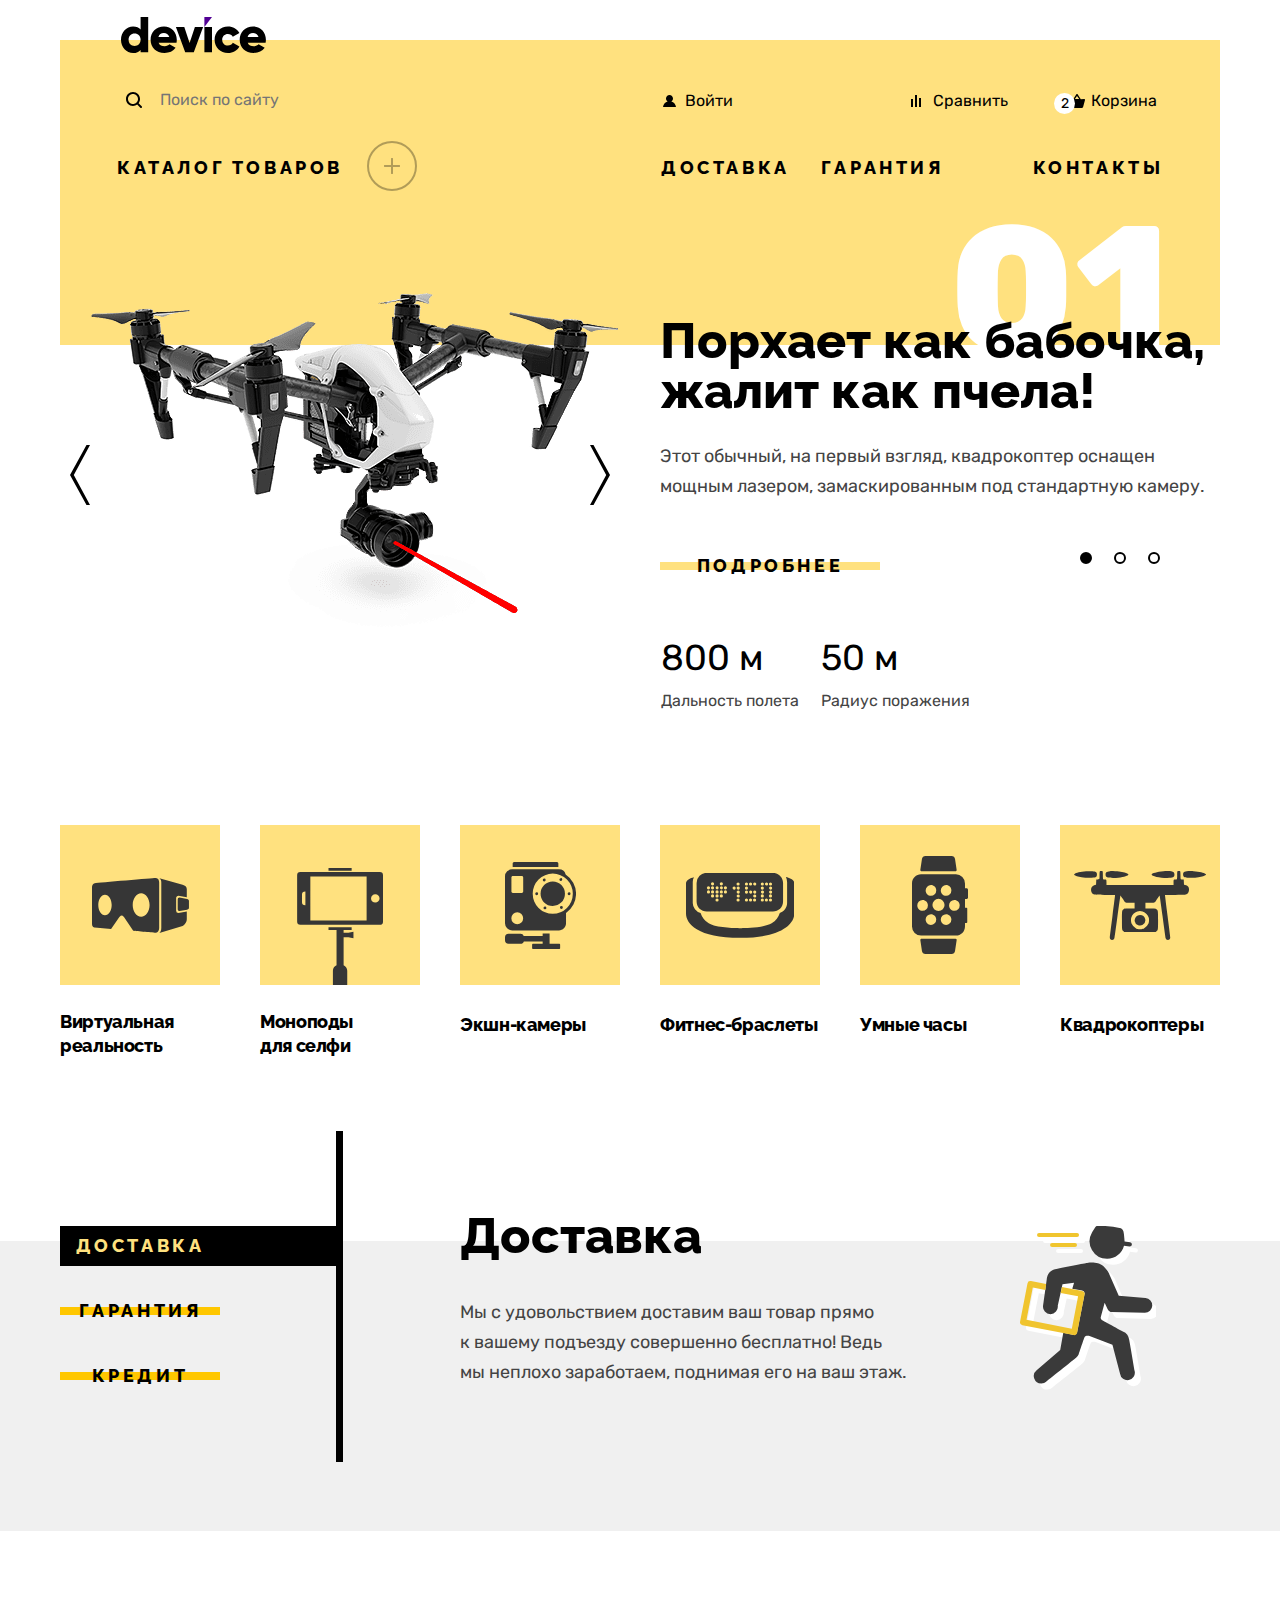
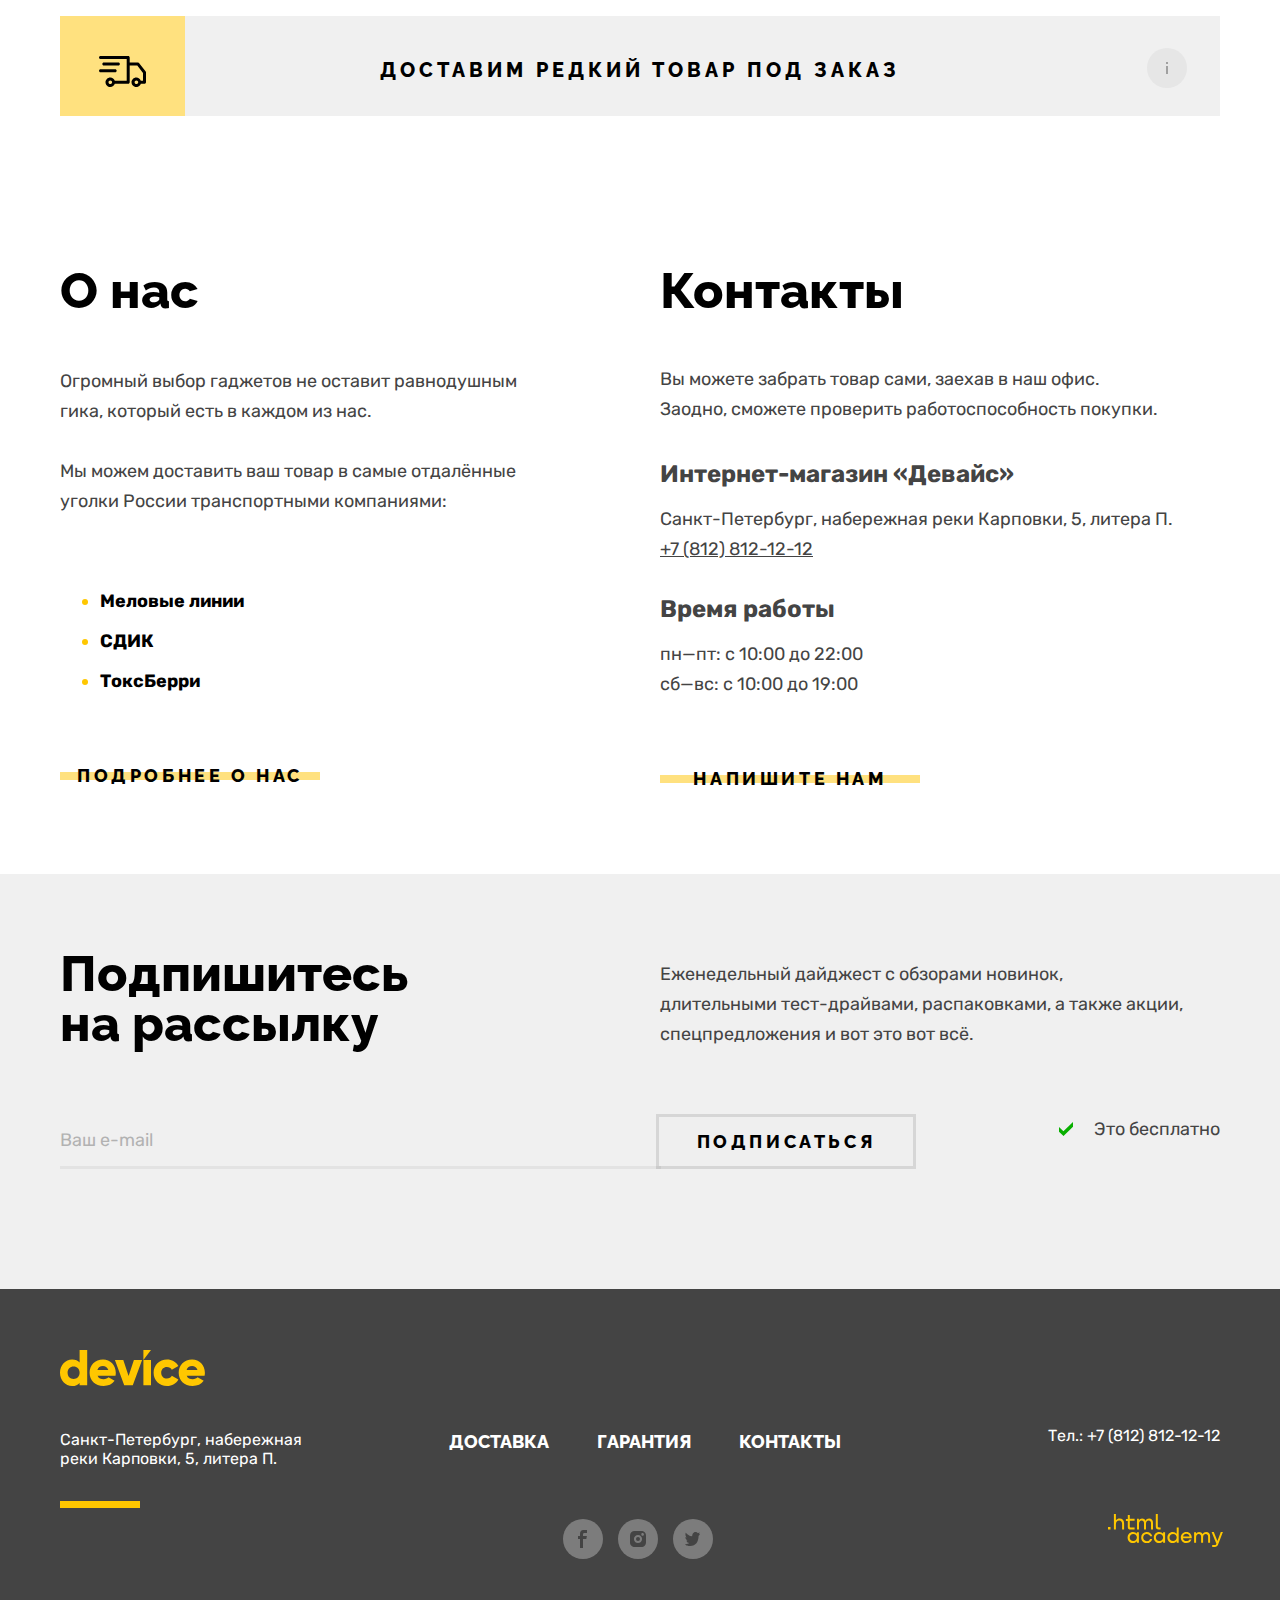
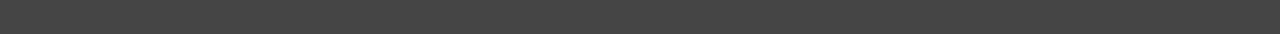
<file: index.html>
<!DOCTYPE html>
<html lang="ru">
  <head>
    <meta charset="utf-8">
    <title>HTML Academy: Девайс</title>
    <link rel="stylesheet" href="css/styles.css">
    <link rel="icon" type="image/png" sizes="16x16" href="./img/icons/favicon-16x16.png">
  </head>
  <body>
    <header class="page-header">
      <div class="navigation">
        <a class="main-logo">
          <img class="logo" src="./img/logos/main-logo.svg" width="145" height="36" alt="Логотип интернет-магазина «Девайс»">
        </a>
        <nav class="navigations">
          <ul class="navigation-list navigation-user">
            <li class="navigation-item search-item">
              <a class="link-search" href="#">
                <form class="search-form" action="https://echo.htmlacademy.ru/" method="get">
                  <label class="visually-hidden" for="search">
                    Поиск по сайту
                  </label>
                  <input class="search-field" id="search" type="search" name="search" placeholder="Поиск по сайту">
                  <button class="search-button" type="submit">
                    Найти
                  </button>
                </form>
              </a>
            </li>
            <li class="navigation-item">
              <a class="navigation-link link-user" href="#">
                Войти
              </a>
            </li>
            <li class="navigation-item">
              <a class="navigation-link link-compare" href="#">
                Сравнить
              </a>
            </li>
            <li class="navigation-item">
              <a class="navigation-link link-cart" href="#" data-amount="2">
                Корзина
              </a>
              <!-- Поповер корзины -->
              <div class="popover popover-cart">
                <div class="popover-content">
                  <h2 class="popover-title visually-hidden">
                    Корзина
                  </h2>
                  <button class="popover-close-button">
                    <span class="visually-hidden">Закрыть</span>
                  </button>
                  <ul class="cart-items-list">
                    <li class="cart-item">
                      <img class="cart-item-pic first-cart-pic" src="./img/popover/product-1-small.png">
                      <p class="cart-item-title first-item">
                        Любительская селфи-палка
                      </p>
                      <svg width="11" height="11" viewBox="0 0 11 11" fill="none" xmlns="http://www.w3.org/2000/svg">
                        <path d="M11 1L10 0L5.5 4.5L1 0L0 1L4.5 5.5L0 10L1 11L5.5 6.5L10 11L11 10L6.5 5.5L11 1Z" fill="white"/>
                        </svg>
                    </li>
                    <li class="cart-item">
                      <img class="cart-item-pic second-cart-pic" src="./img/popover/product-2-small.png">
                      <p class="cart-item-title">
                        Профессиональная <br>селфи-палка
                      </p>
                      <svg width="11" height="11" viewBox="0 0 11 11" fill="none" xmlns="http://www.w3.org/2000/svg">
                        <path d="M11 1L10 0L5.5 4.5L1 0L0 1L4.5 5.5L0 10L1 11L5.5 6.5L10 11L11 10L6.5 5.5L11 1Z" fill="white"/>
                        </svg>
                    </li>
                  </ul>
                  <div class="goods-price">
                    <span class="cart-goods">
                      Товаров: 2
                    </span>
                    <span class="cart-price">
                      Сумма: 2000 ₽
                    </span>
                  </div>
                  <a class="popover-cart-link" href="#">
                    Открыть корзину
                  </a>
                </div>
              </div>
              <!-- Конец поповера -->
            </li>
          </ul>
          <ul class="navigation-list main-navigation">
            <li class="navigation-item navigation-first-item">
              <a class="navigation-link navigation-first-link" href="#">
                Каталог товаров
              </a>
              <svg class="catalog-button" width="16" height="16" viewBox="0 0 16 16" xmlns="http://www.w3.org/2000/svg">
                <path d="M16 7H9V0H7V7H0V9H7V16H9V9H16V7Z"/>
              </svg>
              <!-- Скрытое меню -->
              <div class="subcatalog-menu">
                <ul class="subcatalog">
                  <li class="subcatalog-item">
                    <a class="subcatalog-link" href="#">
                      Виртуальная реальность
                    </a>
                  </li>
                  <li class="subcatalog-item">
                    <a class="subcatalog-link" href="./catalog-page.html">
                      Моноподы для селфи
                    </a>
                  </li>
                  <li class="subcatalog-item">
                    <a class="subcatalog-link" href="#">
                      Экшн-камеры
                    </a>
                  </li>
                </ul>
                <ul class="subcatalog">
                  <li class="subcatalog-item">
                    <a class="subcatalog-link" href="#">
                      Фитнес-браслеты
                    </a>
                  </li>
                  <li class="subcatalog-item">
                    <a class="subcatalog-link" href="#">
                      Умные часы
                    </a>
                  </li>
                </ul>
                <ul class="subcatalog">
                  <li class="subcatalog-item">
                    <a class="subcatalog-link" href="#">
                      Квадрокоптеры
                    </a>
                  </li>
                </ul>
              </div>
              <!-- Конец подменю -->
            </li>
            <li class="navigation-item">
              <a class="navigation-link" href="#">
                Доставка
              </a>
            </li>
            <li class="navigation-item">
              <a class="navigation-link" href="#">
                Гарантия
              </a>
            </li>
            <li class="navigation-item">
              <a class="navigation-link" href="#">
                Контакты
              </a>
            </li>
          </ul>
        </nav>
      </div>
    </header>

    <main class="main-container">
      <div class="page-container">
        <h1 class="visually-hidden">
          Интернет-магазин «Девайс»
        </h1>
        <div class="linear-card-background">
          <section class="card-product">
            <h2 class="visually-hidden">
              Промо-товары
            </h2>
            <!-- 1ый слыйд промо-товаров -->
            <div class="first-slide current-slide">
              <div class="index-column">
                <div class="card-gallery">
                  <img class="slider-image" src="./img/sliders/slider-1.png" alt="Промо-товары">
                  <div class="slider-controls">
                    <button class="slider-button slider-prev" type="button">
                      <span class="visually-hidden">
                        Предыдущее фото
                      </span>
                    </button>
                    <button class="slider-button slider-next" type="button">
                      <span class="visually-hidden">
                        Следующее фото
                      </span>
                    </button>
                  </div>
                </div>
                <div class="card-description card-one">
                  <p class="large-text">
                    Порхает как бабочка, жалит как пчела!
                  </p>
                  <p class="card-text-description">
                    Этот обычный, на первый взгляд, квадрокоптер оснащен мощным лазером, замаскированным под стандартную камеру.
                  </p>
                  <div class="card-buttons-wrapper">
                    <a class="card-details info-button" href="#">
                      Подробнее
                    </a>
                    <ol class="slider-pagination">
                      <li class="slider-pagination-item">
                        <button class="slider-pagination-button slider-button-current">
                          <span class="visually-hidden">
                            1 товар
                          </span>
                        </button>
                      </li>
                      <li class="slider-pagination-item">
                        <button class="slider-pagination-button">
                          <span class="visually-hidden">
                            2 товар
                          </span>
                        </button>
                      </li>
                      <li class="slider-pagination-item">
                        <button class="slider-pagination-button">
                          <span class="visually-hidden">
                            3 товар
                          </span>
                        </button>
                      </li>
                    </ol>
                  </div>
                  <table class="specifications-table">
                    <tr class="specifications-table-row first-row">
                      <td class="specifications-table-data">
                        800 м
                      </td>
                      <td class="specifications-table-data">
                        50 м
                      </td>
                    </tr>
                    <tr class="specifications-table-row second-row">
                      <td class="specifications-table-data">
                        Дальность полета
                      </td>
                      <td class="specifications-table-data">
                        Радиус поражения
                      </td>
                    </tr>
                  </table>
                </div>
              </div>
            </div>
            <!-- Конец 1го слайда, далее 2й слайд -->
            <div class="second-slide visually-hidden">
              <div class="index-column">
                <div class="card-gallery">
                  <img class="slider-image" src="./img/sliders/slider-2.png" alt="Промо-товары">
                  <div class="slider-controls">
                    <button class="slider-button slider-prev" type="button">
                      <span class="visually-hidden">
                        Предыдущее фото
                      </span>
                    </button>
                    <button class="slider-button slider-next" type="button">
                      <span class="visually-hidden">
                        Следующее фото
                      </span>
                    </button>
                  </div>
                </div>
                <div class="card-description card-two">
                  <p class="large-text">
                    Худеем <br>правильно!
                  </p>
                  <p class="card-text-description">
                    Мотивирующие фитнес-браслеты помогут найти в себе силы не пропускать занятия и соблюдать диету.
                  </p>
                  <div class="card-buttons-wrapper">
                    <a class="card-details info-button" href="#">
                      Подробнее
                    </a>
                    <ol class="slider-pagination">
                      <li class="slider-pagination-item">
                        <button class="slider-pagination-button">
                          <span class="visually-hidden">
                            1 товар
                          </span>
                        </button>
                      </li>
                      <li class="slider-pagination-item">
                        <button class="slider-pagination-button slider-button-current">
                          <span class="visually-hidden">
                            2 товар
                          </span>
                        </button>
                      </li>
                      <li class="slider-pagination-item">
                        <button class="slider-pagination-button">
                          <span class="visually-hidden">
                            3 товар
                          </span>
                        </button>
                      </li>
                    </ol>
                  </div>
                  <table class="specifications-table">
                    <tr class="specifications-table-row first-row">
                      <td class="specifications-table-data">
                        48 часов
                      </td>
                    </tr>
                    <tr class="specifications-table-row second-row">
                      <td class="specifications-table-data">
                        Без подзарядки
                      </td>
                    </tr>
                  </table>
                </div>
              </div>
            </div>
            <!-- Конец 2го слайда, далее 3ий слайд -->
            <div class="third-slide visually-hidden">
              <div class="index-column">
                <div class="card-gallery">
                  <img class="slider-image" src="./img/sliders/slider-3.png" alt="Промо-товары">
                  <div class="slider-controls">
                    <button class="slider-button slider-prev" type="button">
                      <span class="visually-hidden">
                        Предыдущее фото
                      </span>
                    </button>
                    <button class="slider-button slider-next" type="button">
                      <span class="visually-hidden">
                        Следующее фото
                      </span>
                    </button>
                  </div>
                </div>
                <div class="card-description card-three">
                  <p class="large-text">
                    Делай селфи, <br>как Бен Стиллер!
                  </p>
                  <p class="card-text-description">
                    Самая длинная палка для селфи доступна в нашем магазине. Восемь (Восемь, Карл!) метров длиной и весом всего 5 кг.
                  </p>
                  <div class="card-buttons-wrapper">
                    <a class="card-details info-button" href="#">
                      Подробнее
                    </a>
                    <ol class="slider-pagination">
                      <li class="slider-pagination-item">
                        <button class="slider-pagination-button">
                          <span class="visually-hidden">
                            1 товар
                          </span>
                        </button>
                      </li>
                      <li class="slider-pagination-item">
                        <button class="slider-pagination-button">
                          <span class="visually-hidden">
                            2 товар
                          </span>
                        </button>
                      </li>
                      <li class="slider-pagination-item">
                        <button class="slider-pagination-button slider-button-current">
                          <span class="visually-hidden">
                            3 товар
                          </span>
                        </button>
                      </li>
                    </ol>
                  </div>
                  <table class="specifications-table">
                    <tr class="specifications-table-row first-row">
                      <td class="specifications-table-data">
                        8,5 м
                      </td>
                      <td class="specifications-table-data">
                        5 кг
                      </td>
                      <td class="specifications-table-data">
                        Карбон
                      </td>
                    </tr>
                    <tr class="specifications-table-row second-row">
                      <td class="specifications-table-data">
                        Длина палки
                      </td>
                      <td class="specifications-table-data">
                        Вес палки
                      </td>
                      <td class="specifications-table-data">
                        Материал
                      </td>
                    </tr>
                  </table>
                </div>
              </div>
            </div>
            <!-- Конец слайдов -->
          </section>
        </div>
        <section class="categories">
          <h2 class="visually-hidden">
            Категории
          </h2>
          <ul class="categories-list">
            <li class="categories-item">
              <a class="categories-link" href="#">
                <div class="categories-img-wrapper">
                  <img class="categories-img" src="./img/categories/popular-1.svg" width="97px" height="55px">
                </div>
                <span class="categories-name">
                  Виртуальная реальность
                </span>
              </a>
            </li>
            <li class="categories-item">
              <a class="categories-link" href="catalog-page.html">
                <div class="categories-img-wrapper">
                  <img class="categories-img second-categories-img" src="./img/categories/popular-2.svg" width="86px" height="117px">
                </div>
                <span class="categories-name">
                  Моноподы <br>для селфи
                </span>
              </a>
            </li>
            <li class="categories-item">
              <a class="categories-link" href="#">
                <div class="categories-img-wrapper">
                  <img class="categories-img" src="./img/categories/popular-3.svg" width="71px" height="87px">
                </div>
                <span class="categories-name">
                  Экшн-камеры
                </span>
              </a>
            </li>
            <li class="categories-item">
              <a class="categories-link" href="#">
                <div class="categories-img-wrapper">
                  <img class="categories-img" src="./img/categories/popular-4.svg" width="108px" height="65px">
                </div>
                <span class="categories-name">
                  Фитнес-браслеты
                </span>
              </a>
            </li>
            <li class="categories-item">
              <a class="categories-link" href="#">
                <div class="categories-img-wrapper">
                  <img class="categories-img" src="./img/categories/popular-5.svg" width="56px" height="98px">
                </div>
                <span class="categories-name">
                  Умные часы
                </span>
              </a>
            </li>
            <li class="categories-item">
              <a class="categories-link" href="#">
                <div class="categories-img-wrapper">
                  <img class="categories-img" src="./img/categories/popular-6.svg" width="132px" height="69px">
                </div>
                <span class="categories-name">
                  Квадрокоптеры
                </span>
              </a>
            </li>
          </ul>
        </section>
      </div>
      <div class="background-linear-container">
        <div class="page-container">
          <section class="conditions">
            <!-- 1ый таб -->
            <div class="first-tab current-tab">
              <div class="conditions-menu">
                <ul class="conditions-list">
                  <li class="conditions-item current-condition" tabindex="0">
                    <a class="conditions-menu-link" tabindex="-1" href="#">
                      Доставка
                    </a>
                  </li>
                  <li class="conditions-item" tabindex="1">
                    <a class="conditions-menu-link" tabindex="-1" href="#">
                      Гарантия
                    </a>
                  </li>
                  <li class="conditions-item" tabindex="2">
                    <a class="conditions-menu-link" tabindex="-1" href="#">
                      Кредит
                    </a>
                  </li>
                </ul>
              </div>
              <div class="delivery">
                <h2 class="section-title large-text">
                  Доставка
                </h2>
                <p class="delivery-description">
                  Мы с удовольствием доставим ваш товар прямо <br>к вашему подъезду совершенно бесплатно! Ведь<br> мы неплохо заработаем, поднимая его на ваш этаж.
                </p>
              </div>
            </div>
            <!-- 2й таб -->
            <div class="second-tab visually-hidden">
              <div class="conditions-menu">
                <ul class="conditions-list">
                  <li class="conditions-item">
                    <a class="conditions-menu-link" href="#">
                      Доставка
                    </a>
                  </li>
                  <li class="conditions-item current-condition">
                    <a class="conditions-menu-link" href="#">
                      Гарантия
                    </a>
                  </li>
                  <li class="conditions-item">
                    <a class="conditions-menu-link" href="#">
                      Кредит
                    </a>
                  </li>
                </ul>
              </div>
              <div class="delivery">
                <h2 class="section-title large-text">
                  Гарантия
                </h2>
                <p class="delivery-description">
                  Если из-за возгорания купленного у нас товара у вас <br>сгорит дом — не переживайте, мы выдадим вам новый. <br>Товар, не дом, конечно же.
                </p>
              </div>
            </div>
            <!-- 3ий таб -->
            <div class="third-tab visually-hidden">
              <div class="conditions-menu">
                <ul class="conditions-list">
                  <li class="conditions-item">
                    <a class="conditions-menu-link" href="#">
                      Доставка
                    </a>
                  </li>
                  <li class="conditions-item">
                    <a class="conditions-menu-link" href="#">
                      Гарантия
                    </a>
                  </li>
                  <li class="conditions-item current-condition">
                    <a class="conditions-menu-link" href="#">
                      Кредит
                    </a>
                  </li>
                </ul>
              </div>
              <div class="delivery">
                <h2 class="section-title large-text">
                  Кредит
                </h2>
                <p class="delivery-description">
                  Залезть в долговую яму стало проще! Кредитные консультанты подберут для вас наиболее выгодные условия кредита. Выгодные для банка, разумеется.
                </p>
              </div>
            </div>
            <!-- Конец табов -->
          </section>
        </div>
      </div>
      <div class="page-container">
        <section class="delivery-rare-goods">
          <h2 class="visually-hidden">
            Доставка редких товаров
          </h2>
          <div class="delivery-rare-goods-button" tabindex="0">
            <img class="rare-goods-img" src="./img/icons/delivery-car.svg" width="47px" height="31px">
            <a class="rare-goods-link" href="#">
              Доставим редкий товар под заказ
            </a>
            <button class="info" type="button">
              <span class="visually-hidden">
                Дополнительная информация
              </span>
            </button>
          </div>
        </section>
        <div class="index-column about-us-column">
          <section class="about-us">
            <h2 class="section-title large-text">
              О нас
            </h2>
            <p class="about-us-text text">
              Огромный выбор гаджетов не оставит равнодушным гика, который есть в каждом из нас.
            </p>
            <p class="about-us-text text">
              Мы можем доставить ваш товар в самые отдалённые уголки России транспортными компаниями:
            </p>
            <ul class="about-us-list">
              <li class="about-us-item">
                <span class="about-us-item-text">
                  Меловые линии
                </span>
              </li>
              <li class="about-us-item">
                <span class="about-us-item-text">
                  СДИК
                </span>
              </li>
              <li class="about-us-item">
                <span class="about-us-item-text">
                  ТоксБерри
                </span>
              </li>
            </ul>
            <a class="about-us-link info-button" href="#">
              Подробнее о нас
            </a>
          </section>
          <section class="contacts">
            <h2 class="section-title large-text">
              Контакты
            </h2>
            <p class="contacts-text text">
              Вы можете забрать товар сами, заехав в наш офис.<br>
              Заодно, сможете проверить работоспособность покупки.
            </p>
            <h3 class="section-subtitle">
              Интернет-магазин «Девайс»
            </h3>
            <address class="contacts-address">
              <p class="contacts-address-text">
                Санкт-Петербург, набережная реки Карповки, 5, литера П.
              </p>
              <a class="contacts-phone" href="tel:+78128121212">
                +7 (812) 812-12-12
              </a>
            </address>
            <h3 class="section-subtitle">
              Время работы
            </h3>
            <ul class="contacts-schedule">
              <li class="schedule-item">
                пн—пт: с 10:00 до 22:00
              </li>
              <li class="schedule-item">
                сб—вс: с 10:00 до 19:00
              </li>
            </ul>
            <a class="contacts-link info-button" href="#">
              Напишите нам
            </a>
          </section>
        </div>
      </div>
      <div class="background-container">
        <div class="page-container">
          <section class="newsletter">
            <h2 class="visually-hidden">
              Рассылка
            </h2>
            <div class="index-column newsletter-first-column">
              <p class="tagline large-text">
                Подпишитесь на рассылку
              </p>
              <p class="text newsletter-text">
                Еженедельный дайджест с обзорами новинок, <br>длительными тест-драйвами, распаковками, а также акции, <br>спецпредложения и вот это вот всё.
              </p>
            </div>
            <div class="index-column newsletter-second-column">
              <form class="newsletter-form" action="https://echo.htmlacademy.ru/" method="post">
                <label>
                  <input class="field" type="email" id="newsletter-email" name="newsletter-email" placeholder="Ваш e-mail">
                </label>
                <button class="newsletter-button" type="submit">
                  Подписаться
                </button>
              </form>
              <span class="free-text">
                Это бесплатно
              </span>
            </div>
          </section>
        </div>
      </div>
    </main>

    <footer class="page-footer">
      <div class="page-footer-container">
        <div class="footer-left">
          <div class="footer-logo">
            <img class="footer-logo-pic" src="./img/logos/footer-logo.svg" width="145" height="36" alt="Логотип интернет-магазина «Девайс»">
          </div>
          <address class="footer-address">
            Санкт-Петербург, набережная реки Карповки, 5, литера П.
          </address>
        </div>
        <div class="footer-center">
          <ul class="footer-list first-footer-column">
            <li class="footer-item">
              <a class="footer-link" href="#">
                Доставка
              </a>
            </li>
            <li class="footer-item">
              <a class="footer-link" href="#">
                Гарантия
              </a>
            </li>
            <li class="footer-item">
              <a class="footer-link" href="#">
                Контакты
              </a>
            </li>
          </ul>
          <ul class="footer-social-list second-footer-column">
            <li class="footer-social-item">
              <a class="social-link" href="#">
                <svg class="social-img" width="9" height="18" viewBox="0 0 9 18" aria-hidden="true" focusable="false" xmlns="http://www.w3.org/2000/svg">
                  <path d="M6.5 3H9V0H5.6C2.8 0 2 1.7 2 4.2V6H0v3h2v9h3V9h3.3l.6-3H5V4.5C5 3.7 5.3 3 6.5 3Z"/>
                </svg>
                <span class="visually-hidden">
                  Фейсбук
                </span>
              </a>
            </li>
            <li class="footer-social-item">
              <a class="social-link" href="#">
                <svg class="social-img" width="16" height="16" viewBox="0 0 16 16" aria-hidden="true" focusable="false" xmlns="http://www.w3.org/2000/svg">
                  <path d="M8 10a2 2 0 1 0 0-4 2 2 0 0 0 0 4Z" fill="#444"/><path d="M14.7 1.3c-.9-.9-2-1.3-3.4-1.3H4.7C1.9 0 0 1.9 0 4.7v6.6c0 1.4.4 2.6 1.4 3.4.9.9 2 1.3 3.3 1.3h6.6c1.4 0 2.6-.4 3.4-1.3.8-.9 1.3-2 1.3-3.4V4.7c0-1.4-.4-2.6-1.3-3.4ZM8 12.1c-2.2 0-4.1-1.8-4.1-4.1S5.8 3.9 8 3.9c2.2 0 4.1 1.8 4.1 4.1s-1.9 4.1-4.1 4.1Zm4.6-7.4c-.7 0-1.3-.5-1.3-1.3s.5-1.3 1.3-1.3c.7 0 1.3.6 1.3 1.3 0 .7-.6 1.3-1.3 1.3Z"/>
                </svg>
                <span class="visually-hidden">
                  Инстаграм
                </span>
              </a>
            </li>
            <li class="footer-social-item">
              <a class="social-link" href="#">
                <svg class="social-img" width="15" height="14" viewBox="0 0 15 14" aria-hidden="true" focusable="false" xmlns="http://www.w3.org/2000/svg">
                  <g clip-path="url(#a)">
                    <path d="M9.7.1c1.5-.5 2.6.3 3.2 1.1.5-.2 1.1-.4 1.7-.6 0 .8-.5 1.4-.8 1.6.7.2 1.2-.4 1.2-.4-.1.9-.9 1.7-1.4 1.9-.2 6.3-2.8 10.4-8.9 10.3h-.4C4 14 .6 13.6 0 12.2c2 .2 3.4-.4 4.1-1.1-.8-.3-2.4-.4-2.6-2.8.3.2.5.3 1.1.2C1.5 7.7.3 7 .4 5c.3.3.9.5 1.2.4C1 5.2-.2 2.3.8.8c1.6 1.7 3.3 3.4 6.3 3.5.2-2.1 1-3.5 2.6-4.2Z"/>
                  </g>
                  <defs>
                    <clipPath id="a">
                      <path d="M0 0h15v14H0z"/>
                    </clipPath>
                  </defs>
                </svg>
                <span class="visually-hidden">
                  Твиттер
                </span>
              </a>
            </li>
          </ul>
        </div>
        <div class="footer-right">
          <a class="footer-phone" href="tel:+78128121212">
            Тел.: +7 (812) 812-12-12
          </a>
          <a class="htmlacademy-link" href="https://htmlacademy.ru">
            <svg class="htmlacademy-icon" aria-hidden="true" focusable="false" width="115" height="33" viewBox="0 0 115 33" xmlns="http://www.w3.org/2000/svg">
              <path d="M0 12.9v2.6h2.5v-2.6H0ZM11.6 4.5c-1.6 0-2.8.7-3.6 1.7h-.1V0h-2v15.5h2v-5.3c0-2.1 1.3-3.6 3.3-3.6 1.8 0 2.9 1.4 2.9 3.2v5.7h2V9.4c.1-3-1.8-4.9-4.5-4.9ZM26.6 4.8h-4.8V1.1h-2v3.8h-1.9v2h1.9v6c0 1.7 1 2.7 2.7 2.7h4.1v-2h-3.7c-.7 0-1.1-.4-1.1-1.1V6.8h4.8v-2ZM41.1 4.6c-1.6 0-2.9.8-3.5 2.1h-.1c-.6-1.2-1.8-2.1-3.4-2.1-1.4 0-2.5.8-3.1 1.8h-.1V4.8H29v10.6h2V10c0-2 1-3.5 2.6-3.5 1.5 0 2.4 1 2.4 2.6v6.3h2V9.8c0-2.4 1.4-3.3 2.6-3.3 1.5 0 2.4 1 2.4 2.6v6.3h2V8.9c.1-2.5-1.4-4.3-3.9-4.3ZM47.8 12.7c0 1.7 1 2.7 2.8 2.7h2v-2h-1.7c-.7 0-1.1-.4-1.1-1.1V0h-2v12.7ZM28.9 19.7c-.9-1.1-2.2-1.8-3.9-1.8-3.1 0-5.4 2.3-5.4 5.6s2.3 5.6 5.4 5.6c1.8 0 3-.8 3.8-1.9h.1v1.6h2V18.2h-2v1.5Zm-3.6 7.4c-2.2 0-3.6-1.6-3.6-3.6s1.4-3.6 3.6-3.6 3.6 1.6 3.6 3.6c0 1.9-1.4 3.6-3.6 3.6ZM44.2 22c-.5-2.4-2.6-4.1-5.4-4.1a5.4 5.4 0 0 0-5.6 5.6c0 3.1 2.2 5.6 5.6 5.6 2.8 0 4.9-1.8 5.4-4.2h-2.1a3.4 3.4 0 0 1-3.3 2.3c-2.2 0-3.6-1.6-3.6-3.6s1.4-3.6 3.6-3.6c1.6 0 2.8 1 3.3 2.2h2.1V22ZM55.1 19.7c-.9-1.1-2.2-1.8-3.9-1.8-3.1 0-5.4 2.3-5.4 5.6s2.3 5.6 5.4 5.6c1.8 0 3-.8 3.8-1.9h.1v1.6h2V18.2h-2v1.5Zm-3.6 7.4c-2.2 0-3.6-1.6-3.6-3.6s1.4-3.6 3.6-3.6 3.6 1.6 3.6 3.6c0 1.9-1.5 3.6-3.6 3.6ZM68.7 19.8c-.9-1.1-2.2-1.9-3.9-1.9-3.1 0-5.4 2.3-5.4 5.6s2.2 5.6 5.4 5.6c1.7 0 3-.8 3.8-1.8h.1v1.5h2V13.4h-2v6.4Zm-3.6 7.3c-2.2 0-3.6-1.6-3.6-3.6s1.4-3.6 3.6-3.6 3.6 1.6 3.6 3.6c-.1 2-1.5 3.6-3.6 3.6ZM78.3 17.9c-3.3 0-5.5 2.5-5.5 5.6 0 3 2.1 5.6 5.5 5.6 2.5 0 4.5-1.3 5.2-3.6h-2.1c-.5 1-1.6 1.6-3 1.6-1.9 0-3.3-1.3-3.4-2.9h8.8c.2-3.6-2-6.3-5.5-6.3Zm0 1.9c1.7 0 3 1 3.3 2.6h-6.5c.3-1.5 1.5-2.6 3.2-2.6ZM98.2 17.9c-1.6 0-2.9.8-3.6 2h-.1c-.6-1.2-1.8-2-3.4-2-1.4 0-2.5.7-3.1 1.8v-1.5h-1.9v10.6h2v-5.4c0-2 1-3.4 2.6-3.5 1.5 0 2.4 1 2.4 2.6v6.3h2v-5.6c0-2.4 1.4-3.3 2.6-3.3 1.5 0 2.4 1 2.4 2.6v6.3h2v-6.5c.1-2.6-1.4-4.4-3.9-4.4ZM109.4 27l-3.6-8.9h-2.2l4.8 11.6c-.3.9-.7 1.2-1.7 1.2h-2.5v2h2.5c1.8 0 2.8-.8 3.5-2.6l4.7-12.2h-2.1l-3.4 8.9Z"/>
            </svg>
            <span class="visually-hidden">Логотип Html Academy</span>
          </a>
        </div>
      </div>
    </footer>

    <!-- Модальное окно -->
    <div class="modal-container modal-container-close">
      <div class="modal modal-delivery">
        <button class="modal-close-button">
          <span class="visually-hidden">Закрыть</span>
        </button>
        <section class="modal-content">
          <h2 class="modal-title large-text">Доставка под заказ</h2>
          <form class="delivery-form" action="https://echo.htmlacademy.ru/" method="post">
            <div class="field-group field-group-name">
              <label class="delivery-form-label">
                Ваше имя:<br>
                <input class="delivery-form-field field" type="text" placeholder="Имя Фамилия" required>
              </label>
              <span class="name-request">
                Пожалуйста, представьтесь
              </span>
            </div>
            <div class="field-group field-group-email">
              <label class="delivery-form-label">
                Ваш e-mail:<br>
                <input class="delivery-form-field field" type="email" placeholder="krasotka92@mail.ru" required>
              </label>
              <span class="about-email-text">
                Забавный у вас адрес
              </span>
            </div>
            <div class="field-group field-group-order">
              <label class="delivery-form-label">
                Что нужно привезти:<br>
                <input class="delivery-form-field field" type="text" placeholder="В свободной форме">
              </label>
            </div>
            <div class="field-group field-group-number">
              <label class="delivery-form-label">
                Количество:<br>
                <input class="delivery-form-field field" type="number" placeholder="1">
              </label>
            </div>
            <input class="delivery-submit-button" type="submit" name="submit-button">
          </form>
        </section>
      </div>
    </div>
  </body>
</html>
</file>
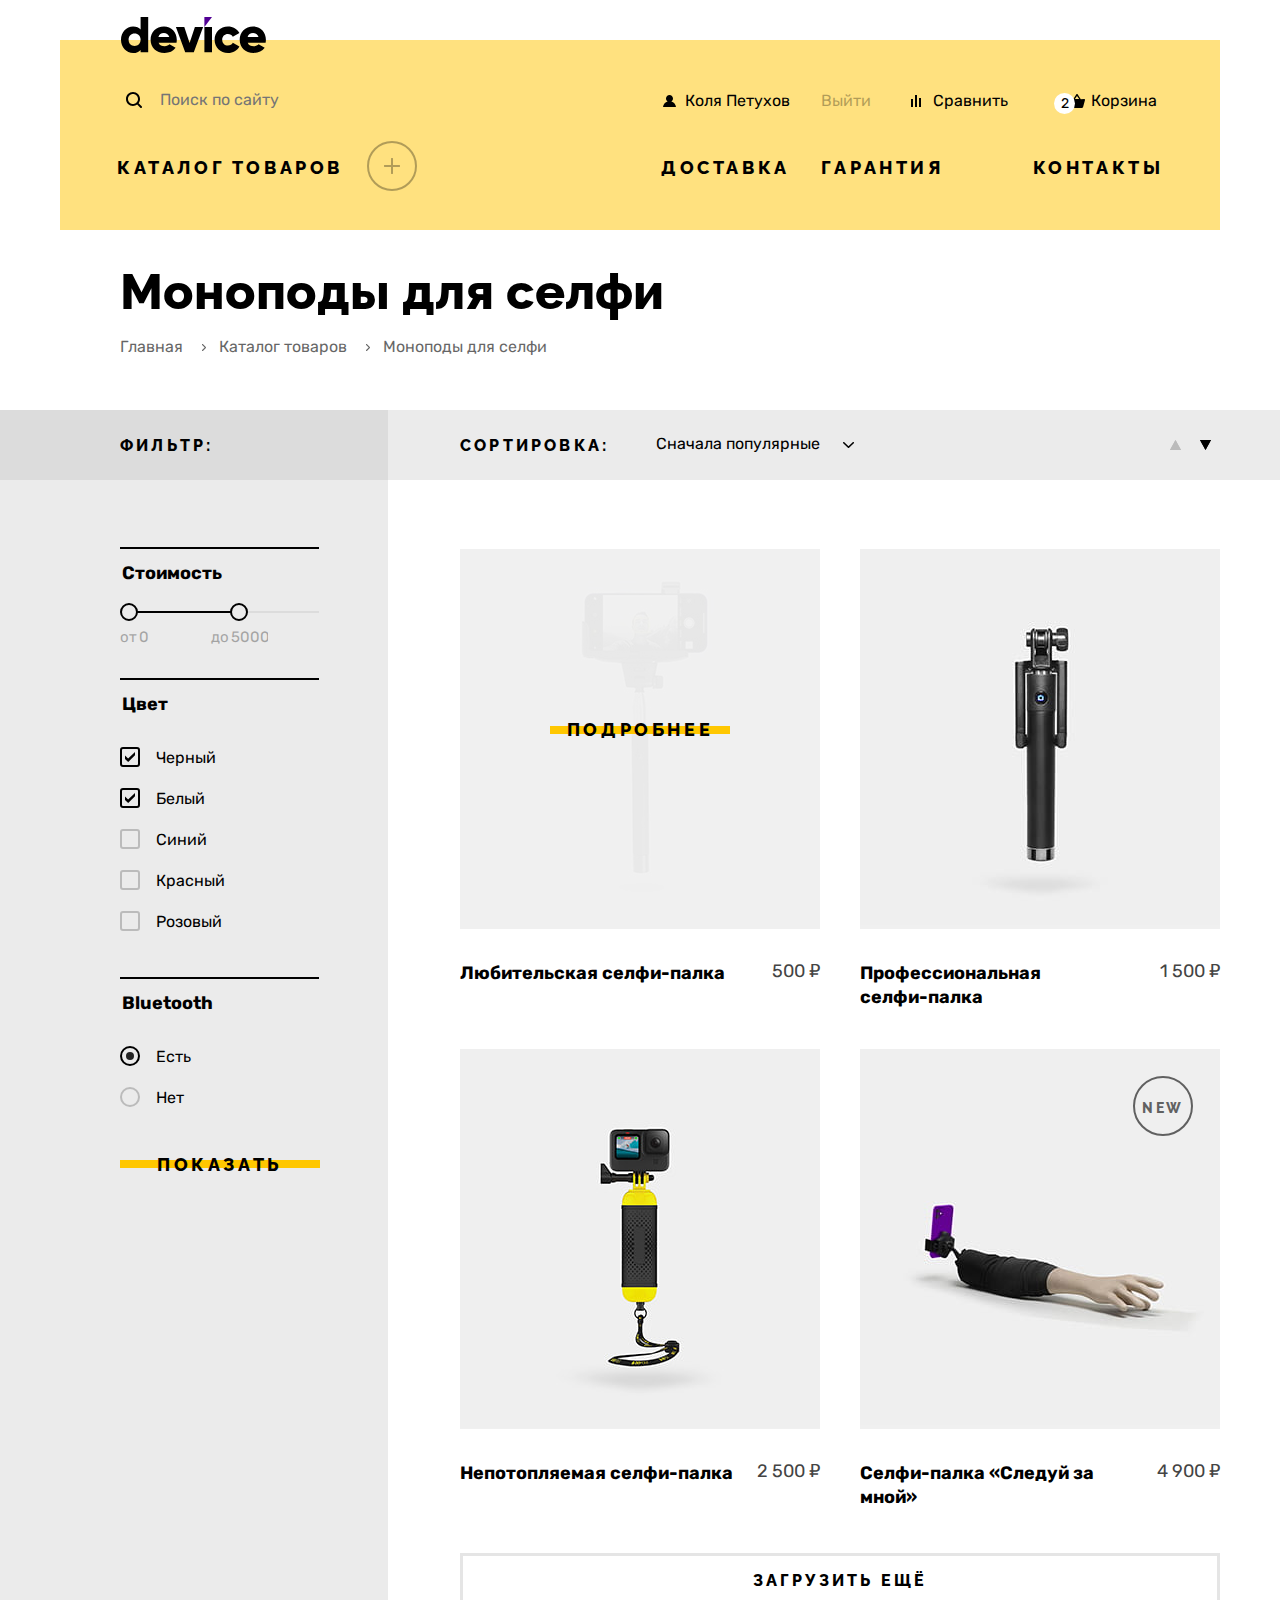
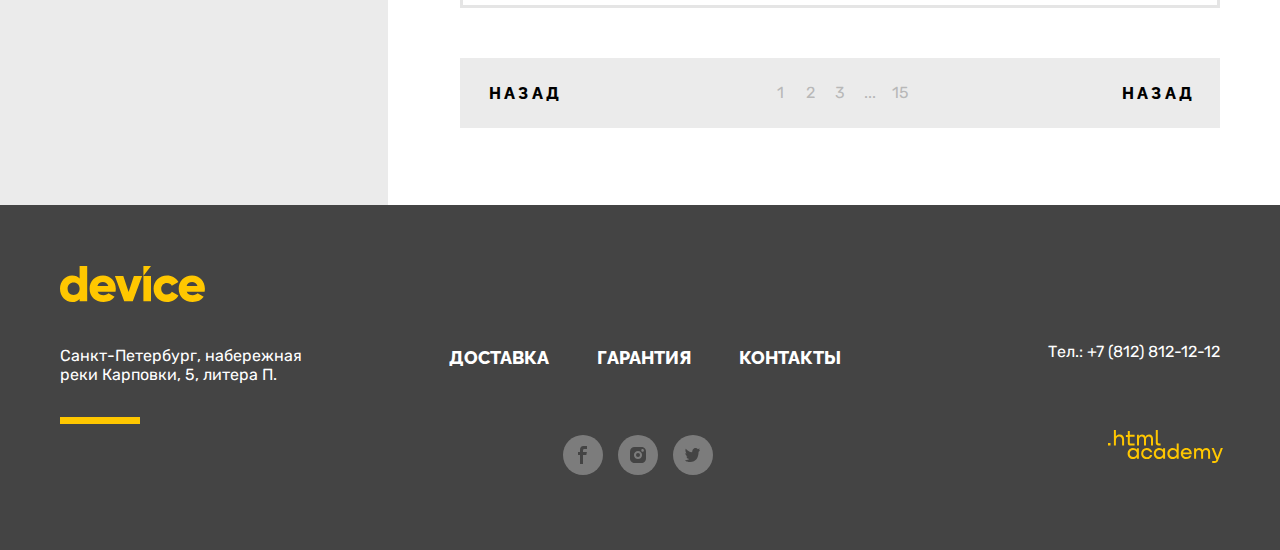
<file: catalog-page.html>
<!DOCTYPE html>
<html lang="ru">
  <head>
    <meta charset="utf-8">
    <title>Каталог</title>
    <link rel="stylesheet" href="css/styles.css">
    <link rel="icon" type="image/png" sizes="16x16" href="./img/icons/favicon-16x16.png">
  </head>
  <body>
    <header class="page-header">
      <div class="navigation">
        <a class="main-logo inner-logo" href="index.html">
          <img class="logo" src="./img/logos/main-logo.svg" width="145" height="36" alt="Логотип интернет-магазина «Девайс»">
        </a>
        <nav class="navigations inner-navigations">
          <ul class="navigation-list navigation-user">
            <li class="navigation-item search-item">
              <a class="link-search" href="#">
                <form class="search-form" action="https://echo.htmlacademy.ru/" method="get">
                  <label class="visually-hidden" for="search">
                    Поиск по сайту
                  </label>
                  <input class="search-field" id="search" type="search" name="search" placeholder="Поиск по сайту">
                  <button class="search-button" type="submit">
                    Найти
                  </button>
                </form>
              </a>
            </li>
            <li class="navigation-item user-item">
              <a class="navigation-link link-user" href="#">
                Коля Петухов
              </a>
            </li>
            <li class="navigation-item output-item">
              <button class="navigation-link output-button" type="button">
                Выйти
              </button>
            </li>
            <li class="navigation-item">
              <a class="navigation-link link-compare" href="#">
                Сравнить
              </a>
            </li>
            <li class="navigation-item">
              <a class="navigation-link link-cart" href="#" data-amount="2">
                Корзина
              </a>
              <div class="popover popover-cart">
                <div class="popover-content">
                  <h2 class="popover-title visually-hidden">
                    Корзина
                  </h2>
                  <button class="popover-close-button">
                    <span class="visually-hidden">Закрыть</span>
                  </button>
                  <ul class="cart-items-list">
                    <li class="cart-item">
                      <img class="cart-item-pic first-cart-pic" src="./img/popover/product-1-small.png">
                      <p class="cart-item-title first-item">
                        Любительская селфи-палка
                      </p>
                      <svg width="11" height="11" viewBox="0 0 11 11" fill="none" xmlns="http://www.w3.org/2000/svg">
                        <path d="M11 1L10 0L5.5 4.5L1 0L0 1L4.5 5.5L0 10L1 11L5.5 6.5L10 11L11 10L6.5 5.5L11 1Z" fill="white"/>
                        </svg>
                    </li>
                    <li class="cart-item">
                      <img class="cart-item-pic second-cart-pic" src="./img/popover/product-2-small.png">
                      <p class="cart-item-title">
                        Профессиональная <br>селфи-палка
                      </p>
                      <svg width="11" height="11" viewBox="0 0 11 11" fill="none" xmlns="http://www.w3.org/2000/svg">
                        <path d="M11 1L10 0L5.5 4.5L1 0L0 1L4.5 5.5L0 10L1 11L5.5 6.5L10 11L11 10L6.5 5.5L11 1Z" fill="white"/>
                        </svg>
                    </li>
                  </ul>
                  <div class="goods-price">
                    <span class="cart-goods">
                      Товаров: 2
                    </span>
                    <span class="cart-price">
                      Сумма: 2000 ₽
                    </span>
                  </div>
                  <a class="popover-cart-link" href="#">
                    Открыть корзину
                  </a>
                </div>
              </div>
            </li>
          </ul>
          <ul class="navigation-list main-navigation">
            <li class="navigation-item navigation-first-item">
              <a class="navigation-link navigation-first-link" href="#">
                Каталог товаров
              </a>
              <svg class="catalog-button" width="16" height="16" viewBox="0 0 16 16" xmlns="http://www.w3.org/2000/svg">
                <path d="M16 7H9V0H7V7H0V9H7V16H9V9H16V7Z"/>
              </svg>
              <div class="subcatalog-menu">
                <ul class="subcatalog">
                  <li class="subcatalog-item">
                    <a class="subcatalog-link" href="#">
                      Виртуальная реальность
                    </a>
                  </li>
                  <li class="subcatalog-item">
                    <a class="subcatalog-link" href="/catalog-page.html">
                      Моноподы для селфи
                    </a>
                  </li>
                  <li class="subcatalog-item">
                    <a class="subcatalog-link" href="#">
                      Экшн-камеры
                    </a>
                  </li>
                </ul>
                <ul class="subcatalog">
                  <li class="subcatalog-item">
                    <a class="subcatalog-link" href="#">
                      Фитнес-браслеты
                    </a>
                  </li>
                  <li class="subcatalog-item">
                    <a class="subcatalog-link" href="#">
                      Умные часы
                    </a>
                  </li>
                </ul>
                <ul class="subcatalog">
                  <li class="subcatalog-item">
                    <a class="subcatalog-link" href="#">
                      Квадрокоптеры
                    </a>
                  </li>
                </ul>
              </div>
            </li>
            <li class="navigation-item">
              <a class="navigation-link" href="#">
                Доставка
              </a>
            </li>
            <li class="navigation-item">
              <a class="navigation-link" href="#">
                Гарантия
              </a>
            </li>
            <li class="navigation-item">
              <a class="navigation-link" href="#">
                Контакты
              </a>
            </li>
          </ul>
        </nav>
      </div>
    </header>

    <main class="main-inner">
      <div class=" page-container">
        <header class="inner-header">
          <h1 class="inner-header-title large-text">
            Моноподы для селфи
          </h1>
          <ul class="breadcrumbs">
            <li class="breadcrumbs-item">
              <a class="breadcrumbs-link" href="index.html">
                Главная
              </a>
            </li>
            <li class="breadcrumbs-item">
              <a class="breadcrumbs-link" href="#">
                Каталог товаров
              </a>
            </li>
            <li class="breadcrumbs-item">
              <a class="breadcrumbs-link">
                Моноподы для селфи
              </a>
            </li>
          </ul>
        </header>
        <section class="catalog-products">
          <h2 class="visually-hidden">
            Список товаров с фильтрами
          </h2>
          <div class="background-filter-container">
            <div class="dark-grey-area">
              <span class="catalog-filters-name">
                Фильтр:
              </span>
            </div>
            <form class="catalog-filters-form" action="https://echo.htmlacademy.ru/" method="get">
              <fieldset class="catalog-filters-group">
                <legend class="catalog-filters-title">
                  Стоимость
                </legend>
                <div class="range">
                  <div class="range-scale">
                    <div class="range-bar" style="left: 9px; width: 110px">
                      <button class="range-toggle toggle-min" type="button">
                        <span class="visually-hidden">
                          Минимальная цена
                        </span>
                      </button>
                      <button class="range-toggle toggle-max" type="button">
                        <span class="visually-hidden">
                          Максимальная цена
                        </span>
                      </button>
                    </div>
                  </div>
                  <div class="range-wrapper-inputs">
                    <label class="price-sorting">
                      от <input class="range-input" type="number" value="0" name="min-price">
                    </label>
                    <label class="price-sorting">
                      до <input class="range-input" type="number" value="5000" name="max-price" style="width: 37px">
                    </label>
                  </div>
                </div>
              </fieldset>
              <fieldset class="catalog-filters-group">
                <legend class="catalog-filters-title">
                  Цвет
                </legend>
                <ul class="catalog-filters-list">
                  <li class="catalog-filters-item">
                    <label class="control">
                      <input class="visually-hidden control-input" type="checkbox" name="black" checked>
                      <span class="control-mark"></span>
                      <span class="control-label">
                        Черный
                      </span>
                    </label>
                  </li>
                  <li class="catalog-filters-item">
                    <label class="control">
                      <input class="visually-hidden control-input" type="checkbox" name="white" checked>
                      <span class="control-mark"></span>
                      <span class="control-label">
                        Белый
                      </span>
                    </label>
                  </li>
                  <li class="catalog-filters-item">
                    <label class="control">
                      <input class="visually-hidden control-input" type="checkbox" name="blue">
                      <span class="control-mark"></span>
                      <span class="control-label">
                        Синий
                      </span>
                    </label>
                  </li>
                  <li class="catalog-filters-item">
                    <label class="control">
                      <input class="visually-hidden control-input" type="checkbox" name="red">
                      <span class="control-mark"></span>
                      <span class="control-label">
                        Красный
                      </span>
                    </label>
                  </li>
                  <li class="catalog-filters-item">
                    <label class="control">
                      <input class="visually-hidden control-input" type="checkbox" name="pink">
                      <span class="control-mark"></span>
                      <span class="control-label">
                        Розовый
                      </span>
                    </label>
                  </li>
                </ul>
              </fieldset>
              <fieldset class="catalog-filters-group">
                <legend class="catalog-filters-title">
                  Bluetooth
                </legend>
                <ul class="catalog-filters-list">
                  <li class="catalog-filters-item">
                    <label class="control">
                      <input class="visually-hidden control-input" type="radio" name="bluetooth" value="yes" checked>
                      <span class="control-mark"></span>
                      <span class="control-label">
                        Есть
                      </span>
                    </label>
                  </li>
                  <li class="catalog-filters-item">
                    <label class="control">
                      <input class="visually-hidden control-input" type="radio" name="bluetooth" value="no">
                      <span class="control-mark"></span>
                      <span class="control-label">
                        Нет
                      </span>
                    </label>
                  </li>
                </ul>
              </fieldset>
              <button class="show-more-button" type="submit">
                Показать
              </button>
            </form>
          </div>
          <div class="catalog-right-column background-inner-container">
            <div class="sorting-container">
              <form class="sorting-type">
                <div class="select">
                  <label for="sorting">
                    <span class="catalog-filters-name">
                      Сортировка:
                    </span>
                  </label>
                  <select class="select-control" id="sorting" name="sorting">
                    <option value="popular">
                      Сначала популярные
                    </option>
                    <option value="cheap">
                      Сначала дешевые
                    </option>
                    <option value="expensive">
                      Сначала дорогие
                    </option>
                  </select>
                </div>
                <button class="visually-hidden" type="submit">
                  Отсортировать продукты
                </button>
              </form>
              <a class="button-up" href="#">
                <svg width="11" height="10" viewBox="0 0 11 10" fill="none" xmlns="http://www.w3.org/2000/svg">
                  <path d="M5.5 0L11 10H0" fill="black"/>
                  </svg>
                <span class="visually-hidden">
                  Сначала с меньшим значением
                </span>
              </a>
              <a class="button-down sort-active" href="#">
                <svg width="11" height="10" viewBox="0 0 11 10" fill="none" xmlns="http://www.w3.org/2000/svg">
                  <path d="M5.5 0L11 10H0" fill="black"/>
                  </svg>
                <span class="visually-hidden">
                  Сначала с большим значением
                </span>
              </a>
            </div>
            <ul class="product-list">
              <li class="product-card current-card">
                <a class="product-card-image-link" href="#">
                  <img class="product-card-image" src="./img/catalog/product-1.jpg" width="360" height="380" alt="Любительская селфи-палка">
                </a>
                <a class="product-card-title-link" href="#">
                  <h3 class="product-card-title">
                    Любительская селфи-палка
                  </h3>
                </a>
                <span class="product-card-price">
                  500 ₽
                </span>
                <div class="button-hover-container">
                  <a class="show-more-button button-card" href="#">
                    Подробнее
                  </a>
                </div>
                <div class="new-sign">
                  New
                </div>
              </li>
              <li class="product-card">
                <a class="product-card-image-link" href="#">
                  <img class="product-card-image" src="./img/catalog/product-2.jpg" width="360" height="380" alt="Профессиональная селфи-палка">
                </a>
                <a class="product-card-title-link" href="#">
                  <h3 class="product-card-title">
                    Профессиональная <br>селфи-палка
                  </h3>
                </a>
                <span class="product-card-price">
                  1 500 ₽
                </span>
                <div class="button-hover-container">
                  <a class="show-more-button button-card" href="#">
                    Подробнее
                  </a>
                </div>
                <div class="new-sign">
                  New
                </div>
              </li>
              <li class="product-card">
                <a class="product-card-image-link" href="#">
                  <img class="product-card-image" src="./img/catalog/product-3.jpg" width="360" height="380" alt="Непотопляемая селфи-палка">
                </a>
                <a class="product-card-title-link" href="#">
                  <h3 class="product-card-title">
                    Непотопляемая селфи-палка
                  </h3>
                </a>
                <span class="product-card-price">
                  2 500 ₽
                </span>
                <div class="button-hover-container">
                  <a class="show-more-button button-card" href="#">
                    Подробнее
                  </a>
                </div>
                <div class="new-sign">
                  New
                </div>
              </li>
              <li class="product-card new-product">
                <a class="product-card-image-link" href="#">
                  <img class="product-card-image" src="./img/catalog/product-4.jpg" width="360" height="380" alt="Селфи-палка «Следуй за мной»">
                </a>
                <a class="product-card-title-link" href="#">
                  <h3 class="product-card-title">
                    Селфи-палка «Следуй за мной»
                  </h3>
                </a>
                <span class="product-card-price">
                  4 900 ₽
                </span>
                <div class="button-hover-container">
                  <a class="show-more-button button-card" href="#">
                    Подробнее
                  </a>
                </div>
                <div class="new-sign">
                  New
                </div>
              </li>
            </ul>
              <button class="download-more" type="button">
                Загрузить ещё
              </button>
            <div class="pagination-container">
              <button class="pagination-prev pagination-button">
                Назад
              </button>
              <ul class="pagination">
                <li class="pagination-item">
                  <a class="pagination-link pagination-current">
                    1
                  </a>
                </li>
                <li class="pagination-item">
                  <a class="pagination-link" href="#">
                    2
                  </a>
                </li>
                <li class="pagination-item">
                  <a class="pagination-link" href="#">
                    3
                  </a>
                </li>
                <li class="pagination-item">
                  <a class="pagination-link" href="#">
                    ...
                  </a>
                </li>
                <li class="pagination-item">
                  <a class="pagination-link" href="#">
                    15
                  </a>
                </li>
              </ul>
              <button class="pagination-next pagination-button">
                Назад
              </button>
            </div>
          </div>
        </section>
      </div>
    </main>

    <footer class="page-footer">
      <div class="page-footer-container">
        <div class="footer-left">
          <div class="footer-logo">
            <img class="footer-logo-pic" src="./img/logos/footer-logo.svg" width="145" height="36" alt="Логотип интернет-магазина «Девайс»">
          </div>
          <address class="footer-address">
            Санкт-Петербург, набережная реки Карповки, 5, литера П.
          </address>
        </div>
        <div class="footer-center">
          <ul class="footer-list first-footer-column">
            <li class="footer-item">
              <a class="footer-link" href="#">
                Доставка
              </a>
            </li>
            <li class="footer-item">
              <a class="footer-link" href="#">
                Гарантия
              </a>
            </li>
            <li class="footer-item">
              <a class="footer-link" href="#">
                Контакты
              </a>
            </li>
          </ul>
          <ul class="footer-social-list second-footer-column">
            <li class="footer-social-item">
              <a class="social-link" href="#">
                <svg class="social-img" width="9" height="18" viewBox="0 0 9 18" aria-hidden="true" focusable="false" xmlns="http://www.w3.org/2000/svg">
                  <path d="M6.5 3H9V0H5.6C2.8 0 2 1.7 2 4.2V6H0v3h2v9h3V9h3.3l.6-3H5V4.5C5 3.7 5.3 3 6.5 3Z"/>
                </svg>
                <span class="visually-hidden">
                  Фейсбук
                </span>
              </a>
            </li>
            <li class="footer-social-item">
              <a class="social-link" href="#">
                <svg class="social-img" width="16" height="16" viewBox="0 0 16 16" aria-hidden="true" focusable="false" xmlns="http://www.w3.org/2000/svg">
                  <path d="M8 10a2 2 0 1 0 0-4 2 2 0 0 0 0 4Z" fill="#444"/><path d="M14.7 1.3c-.9-.9-2-1.3-3.4-1.3H4.7C1.9 0 0 1.9 0 4.7v6.6c0 1.4.4 2.6 1.4 3.4.9.9 2 1.3 3.3 1.3h6.6c1.4 0 2.6-.4 3.4-1.3.8-.9 1.3-2 1.3-3.4V4.7c0-1.4-.4-2.6-1.3-3.4ZM8 12.1c-2.2 0-4.1-1.8-4.1-4.1S5.8 3.9 8 3.9c2.2 0 4.1 1.8 4.1 4.1s-1.9 4.1-4.1 4.1Zm4.6-7.4c-.7 0-1.3-.5-1.3-1.3s.5-1.3 1.3-1.3c.7 0 1.3.6 1.3 1.3 0 .7-.6 1.3-1.3 1.3Z"/>
                </svg>
                <span class="visually-hidden">
                  Инстаграм
                </span>
              </a>
            </li>
            <li class="footer-social-item">
              <a class="social-link" href="#">
                <svg class="social-img" width="15" height="14" viewBox="0 0 15 14" aria-hidden="true" focusable="false" xmlns="http://www.w3.org/2000/svg">
                  <g clip-path="url(#a)">
                    <path d="M9.7.1c1.5-.5 2.6.3 3.2 1.1.5-.2 1.1-.4 1.7-.6 0 .8-.5 1.4-.8 1.6.7.2 1.2-.4 1.2-.4-.1.9-.9 1.7-1.4 1.9-.2 6.3-2.8 10.4-8.9 10.3h-.4C4 14 .6 13.6 0 12.2c2 .2 3.4-.4 4.1-1.1-.8-.3-2.4-.4-2.6-2.8.3.2.5.3 1.1.2C1.5 7.7.3 7 .4 5c.3.3.9.5 1.2.4C1 5.2-.2 2.3.8.8c1.6 1.7 3.3 3.4 6.3 3.5.2-2.1 1-3.5 2.6-4.2Z"/>
                  </g>
                  <defs>
                    <clipPath id="a">
                      <path d="M0 0h15v14H0z"/>
                    </clipPath>
                  </defs>
                </svg>
                <span class="visually-hidden">
                  Твиттер
                </span>
              </a>
            </li>
          </ul>
        </div>
        <div class="footer-right">
          <a class="footer-phone" href="tel:+78128121212">
            Тел.: +7 (812) 812-12-12
          </a>
          <a class="htmlacademy-link" href="https://htmlacademy.ru/">
            <svg class="htmlacademy-icon" aria-hidden="true" focusable="false" width="115" height="33" viewBox="0 0 115 33" xmlns="http://www.w3.org/2000/svg">
              <path d="M0 12.9v2.6h2.5v-2.6H0ZM11.6 4.5c-1.6 0-2.8.7-3.6 1.7h-.1V0h-2v15.5h2v-5.3c0-2.1 1.3-3.6 3.3-3.6 1.8 0 2.9 1.4 2.9 3.2v5.7h2V9.4c.1-3-1.8-4.9-4.5-4.9ZM26.6 4.8h-4.8V1.1h-2v3.8h-1.9v2h1.9v6c0 1.7 1 2.7 2.7 2.7h4.1v-2h-3.7c-.7 0-1.1-.4-1.1-1.1V6.8h4.8v-2ZM41.1 4.6c-1.6 0-2.9.8-3.5 2.1h-.1c-.6-1.2-1.8-2.1-3.4-2.1-1.4 0-2.5.8-3.1 1.8h-.1V4.8H29v10.6h2V10c0-2 1-3.5 2.6-3.5 1.5 0 2.4 1 2.4 2.6v6.3h2V9.8c0-2.4 1.4-3.3 2.6-3.3 1.5 0 2.4 1 2.4 2.6v6.3h2V8.9c.1-2.5-1.4-4.3-3.9-4.3ZM47.8 12.7c0 1.7 1 2.7 2.8 2.7h2v-2h-1.7c-.7 0-1.1-.4-1.1-1.1V0h-2v12.7ZM28.9 19.7c-.9-1.1-2.2-1.8-3.9-1.8-3.1 0-5.4 2.3-5.4 5.6s2.3 5.6 5.4 5.6c1.8 0 3-.8 3.8-1.9h.1v1.6h2V18.2h-2v1.5Zm-3.6 7.4c-2.2 0-3.6-1.6-3.6-3.6s1.4-3.6 3.6-3.6 3.6 1.6 3.6 3.6c0 1.9-1.4 3.6-3.6 3.6ZM44.2 22c-.5-2.4-2.6-4.1-5.4-4.1a5.4 5.4 0 0 0-5.6 5.6c0 3.1 2.2 5.6 5.6 5.6 2.8 0 4.9-1.8 5.4-4.2h-2.1a3.4 3.4 0 0 1-3.3 2.3c-2.2 0-3.6-1.6-3.6-3.6s1.4-3.6 3.6-3.6c1.6 0 2.8 1 3.3 2.2h2.1V22ZM55.1 19.7c-.9-1.1-2.2-1.8-3.9-1.8-3.1 0-5.4 2.3-5.4 5.6s2.3 5.6 5.4 5.6c1.8 0 3-.8 3.8-1.9h.1v1.6h2V18.2h-2v1.5Zm-3.6 7.4c-2.2 0-3.6-1.6-3.6-3.6s1.4-3.6 3.6-3.6 3.6 1.6 3.6 3.6c0 1.9-1.5 3.6-3.6 3.6ZM68.7 19.8c-.9-1.1-2.2-1.9-3.9-1.9-3.1 0-5.4 2.3-5.4 5.6s2.2 5.6 5.4 5.6c1.7 0 3-.8 3.8-1.8h.1v1.5h2V13.4h-2v6.4Zm-3.6 7.3c-2.2 0-3.6-1.6-3.6-3.6s1.4-3.6 3.6-3.6 3.6 1.6 3.6 3.6c-.1 2-1.5 3.6-3.6 3.6ZM78.3 17.9c-3.3 0-5.5 2.5-5.5 5.6 0 3 2.1 5.6 5.5 5.6 2.5 0 4.5-1.3 5.2-3.6h-2.1c-.5 1-1.6 1.6-3 1.6-1.9 0-3.3-1.3-3.4-2.9h8.8c.2-3.6-2-6.3-5.5-6.3Zm0 1.9c1.7 0 3 1 3.3 2.6h-6.5c.3-1.5 1.5-2.6 3.2-2.6ZM98.2 17.9c-1.6 0-2.9.8-3.6 2h-.1c-.6-1.2-1.8-2-3.4-2-1.4 0-2.5.7-3.1 1.8v-1.5h-1.9v10.6h2v-5.4c0-2 1-3.4 2.6-3.5 1.5 0 2.4 1 2.4 2.6v6.3h2v-5.6c0-2.4 1.4-3.3 2.6-3.3 1.5 0 2.4 1 2.4 2.6v6.3h2v-6.5c.1-2.6-1.4-4.4-3.9-4.4ZM109.4 27l-3.6-8.9h-2.2l4.8 11.6c-.3.9-.7 1.2-1.7 1.2h-2.5v2h2.5c1.8 0 2.8-.8 3.5-2.6l4.7-12.2h-2.1l-3.4 8.9Z"/>
            </svg>
            <span class="visually-hidden">Логотип Html Academy</span>
          </a>
        </div>
      </div>
    </footer>
  </body>
</html>
</file>
<file: css/styles.css>
@font-face {
  font-family: "Rubik";
  font-style: normal;
  font-weight: 400;
  src: url("../fonts/rubik/rubik-400.woff2") format("woff2");
  font-display: swap;
}

@font-face {
  font-family: "Rubik";
  font-style: normal;
  font-weight: 700;
  src: url("../fonts/rubik/rubik-700.woff2") format("woff2");
  font-display: swap;
}

@font-face {
  font-family: "Rubik";
  font-style: normal;
  font-weight: 800;
  src: url("../fonts/rubik/rubik-800.woff2") format("woff2");
  font-display: swap;
}

/* Raleway */
@font-face {
  font-family: "Raleway";
  font-style: normal;
  font-weight: 800;
  src: url("../fonts/raleway/raleway-800.woff2") format("woff2");
  font-display: swap;
}

html {
  height: 100%;
}

body {
  margin: 0;
  display: flex;
  flex-direction: column;
  min-height: 100%;
  font-family: "Rubik", sans-serif;
  font-size: 18px;
  line-height: 30px;
  font-style: normal;
  font-weight: normal;
  background-color: #ffffff;
  color: #444444;
  overflow-x: hidden;
}

.visually-hidden {
  position: absolute;
  width: 1px;
  height: 1px;
  margin: -1px;
  padding: 0;
  border: 0;
  clip: rect(0 0 0 0);
  overflow: hidden;
}

.navigation {
  display: flex;
  flex-direction: column;
  width: 1160px;
  margin: 0 auto;
  background: linear-gradient(to bottom, #ffffff 40px, #ffe17f 40px);
}

.main-logo {
  display: inline-block;
  margin-left: 61px;
  margin-top: 17px;
  margin-bottom: 17px;
}

.navigations {
  margin-left: 45px;
  margin-right: 40px;
}

.navigation-list {
  display: flex;
  flex-wrap: wrap;
  margin: 0;
  padding: 0;
  list-style-type: none;
}

.navigation-user .navigation-item {
  position: relative;
}

.navigation-user .navigation-item:not(:last-of-type) {
  margin-right: 16px;
}

.navigation-user .navigation-item:nth-of-type(2) {
  margin-right: auto;
}

.navigation-link {
  display: block;
}

.navigation-user {
  position: relative;
  padding-left: 4px;
  margin-bottom: 18px;
}

.search-form {
  position: relative;
  height: 40px;
  width: 516px;
  border: 2px solid transparent;
  box-sizing: border-box;
  border-radius: 20px;
}

.search-field,
.search-button {
  font-family: "Rubik", sans-serif;
  font-size: 16px;
  line-height: 19px;
  padding-top: 9px;
  padding-bottom: 9px;
  background-color: transparent;
}

.search-field {
  color: rgba(0, 0, 0, 0.3);
  width: 354px;
  padding-left: 49px;
  background-image: url("../img/icons/search.svg");
  background-size: 16px 16px;
  background-repeat: no-repeat;
  background-position: center left 15px;
  border: none;
  outline: none;
}

input[type="search"]:hover::placeholder {
  color: rgba(0, 0, 0, 0.6);
}

.link-search:focus .search-form {
  border-color: #af4fff;
}

.search-form:active,
.search-form:active .search-field {
  border-color: #000000;
  color: #000000;
}

.search-button {
  border: 2px solid #000000;
  position: absolute;
  top: -2px;
  border-radius: 0 20px 20px 0;
  box-sizing: border-box;
  width: 160px;
}

.search-button:hover {
  background-color: #000000;
  color: #ffffff;
  border-color: #000000;
}

.search-button:focus {
  border-color: #af4fff;
}

.search-button:active {
  color: rgba(255, 255, 255, 0.3);
  border-color: #000000;
}

input:placeholder-shown ~ button[type="submit"] {
  display: none;
}

.navigation-user .navigation-link {
  padding-top: 10px;
  padding-bottom: 11px;
  padding-left: 42px;
  padding-right: 21px;
  border: 2px solid transparent;
  box-sizing: border-box;
  border-radius: 25px;

  background-repeat: no-repeat;
  background-position: center left 20px;
}

.navigation-user .navigation-link:hover {
  opacity: 0.6;
}

.navigation-user .navigation-link:focus {
  border-color: #af4fff;
}

.navigation-user .navigation-link:active {
  opacity: 0.3;
}

.link-user {
  background-image: url("../img/icons/user.svg");
  background-size: 13px 12px;
}

.link-compare {
  background-image: url("../img/icons/compare.svg");
  background-size: 10px 12px;
}

.link-cart {
  position: relative;
  background-image: url("../img/icons/cart.svg");
  background-size: 16px 14px;
}

.link-cart::before {
  position: absolute;
  content: attr(data-amount);
  top: 12px;
  left: 5px;
  width: 21px;
  height: 21px;
  border-radius: 50%;
  background-color: #ffffff;
  align-items: center;
  text-align: center;

  font-family: "Rubik", sans-serif;
  font-size: 14px;
  line-height: 21px;
}

.main-navigation .navigation-link {
  padding: 14px 20px 15px;
  border: 2px solid transparent;
  box-sizing: border-box;
  border-radius: 25px;
}

.main-navigation .navigation-item:nth-of-type(3) {
  margin-left: -13px;
}

.main-navigation .navigation-item:last-of-type {
  margin-right: -23px;
  margin-left: 45px;
}

.navigation-first-item {
  position: relative;
  margin-right: 272px;
  margin-left: -10px;
}

.navigation-first-link {
  width: 272px;
}

.catalog-button {
  position: absolute;
  padding: 15px;
  border: 2px solid #000000;
  border-radius: 50%;
  opacity: 0.3;
  top: 0;
  left: 272px;
}

.catalog-button:hover {
  opacity: 1;
  fill: transparent;
  background-image: url("../img/icons/catalog-minus.svg");
  background-repeat: no-repeat;
  background-position: center;
  background-size: 16px 16px;
}

.catalog-button:active {
  opacity: 0.3;
  fill: transparent;
  background-image: url("../img/icons/catalog-minus.svg");
  background-repeat: no-repeat;
  background-position: center;
  background-size: 16px 16px;
}

.main-navigation .navigation-link:hover {
  text-decoration: underline;
  text-underline-offset: 8px;
}

.main-navigation .navigation-link:focus {
  border-color: #af4fff;
}

.main-navigation .navigation-link:active {
  text-decoration: underline;
  text-underline-offset: 8px;
  opacity: 0.3;
}

.main-navigation .navigation-first-link:hover {
  text-decoration: none;
}

.navigation-link,
.output-button,
.breadcrumbs-link {
  color: #000000;
  text-decoration: none;
}

.navigation-user,
.breadcrumbs-link {
  font-size: 16px;
  line-height: 19px;
}

.navigation-item:focus-within .subcatalog {
  display: block;
}

.navigation-item:focus-within .subcatalog-menu {
  display: flex;
}

.subcatalog-menu {
  position: absolute;
  display: none;
  min-height: 180px;
  width: 1125px;
  background-color: #ffe17f;
  margin-left: -35px;
  padding-left: 35px;
  z-index: 2;
}

.subcatalog {
  display: none;
  margin: 0;
  margin-top: 33px;
  padding: 0;
  list-style-type: none;
}

.subcatalog:first-of-type {
  margin-right: 46px;
}

.subcatalog:nth-of-type(2) {
  margin-right: 59px;
}

.subcatalog-item {
  margin-bottom: 15px;
}

.subcatalog-link {
  font-family: "Rubik", sans-serif;
  font-weight: normal;
  font-size: 16px;
  line-height: 18px;
  text-decoration: none;
  text-transform: none;
  letter-spacing: normal;
  color: #000000;
  padding: 1px 15px 3px;
  border: 2px solid transparent;
  border-radius: 25px;
}

.subcatalog-link:hover {
  opacity: 0.6;
}

.subcatalog-link:focus {
  border-color: #af4fff;
}

.subcatalog-link:active {
  opacity: 0.3;
}

.main-container {
  flex-grow: 1;
}

.page-container {
  width: 1160px;
  margin: 0 auto;
}

.linear-card-background {
  background: linear-gradient(to bottom, #ffe17f 150px, #ffffff 150px);
}

.background-linear-container {
  background: linear-gradient(to bottom, #ffffff 110px, #f0f0f0 110px);
}

.background-container {
  background-color: #f0f0f0;
}

.background-filter-container {
  width: 328px;
  padding-left: 60px;
  box-sizing: border-box;
  background: linear-gradient(to bottom, #dcdcdc 70px, #ebebeb 70px);
}

.background-inner-container {
  width: 832px;
  background: linear-gradient(to bottom, #ebebeb 70px, #ffffff 70px);
}

.background-filter-container::before {
  position: absolute;
  content: "";
  background: linear-gradient(to bottom, #dcdcdc 70px, #ebebeb 70px);
  width: 100vw;
  height: 100%;
  z-index: -1;
  left: -50%;
}

.background-inner-container::before {
  position: absolute;
  content: "";
  background: linear-gradient(to bottom, #ebebeb 70px, #ffffff 70px);
  width: 100vw;
  height: 100%;
  z-index: -1;
  right: -50%;
}

.main-navigation,
.footer-center {
  font-family: "Raleway", sans-serif;
  line-height: 21px;
  font-weight: 800;
  text-transform: uppercase;
}

.main-navigation {
  letter-spacing: 0.2em;
}

.inner-navigations .main-navigation {
  margin-bottom: 35px;
}

.index-column {
  display: flex;
  justify-content: flex-end;
}

.card-product {
  margin-bottom: 70px;
}

.card-gallery {
  position: relative;
  width: 560px;
  margin-right: 40px;
}

.slider-image {
  display: block;
}

.slider-controls {
  position: absolute;
  display: flex;
  justify-content: space-between;
  top: 50%;
  width: 100%;
  transform: translateY(-50%);
}

.card-description {
  width: 560px;
}

.slider-button {
  width: 40px;
  height: 80px;
  color: #000000;
  background-color: transparent;
  background-image: url("../img/icons/slider-arrow.svg");
  background-position: center;
  background-repeat: no-repeat;
  border: 2px solid transparent;
  box-sizing: border-box;
  border-radius: 6px;
  cursor: pointer;
}

.slider-button:hover {
  opacity: 0.6;
}

.slider-button:focus {
  border-color: #af4fff;
}

.slider-button:active {
  opacity: 0.3;
}

.slider-next {
  transform: rotate(180deg);
}

.card-description .large-text {
  position: relative;
  margin-top: 121px;
  margin-bottom: 25px;
  z-index: 1;
}

.card-description .large-text::after {
  position: absolute;
  content: "";

  font-family: "Rubik", sans-serif;
  font-weight: 800;
  font-size: 180px;
  line-height: 30px;
  color: #ffffff;

  z-index: -1;
  top: -40px;
  right: 50px;
}

.card-one .large-text::after {
  content: "01";
}

.card-two .large-text::after {
  content: "02";
}

.card-three .large-text::after {
  content: "03";
}

.card-text-description {
  margin: 0;
  margin-bottom: 40px;
}

.large-text {
  font-family: "Raleway", sans-serif;
  font-weight: 800;
  font-size: 50px;
  line-height: 50px;
  color: #000000;
  margin: 0;
}

.card-buttons-wrapper {
  display: flex;
  justify-content: space-between;
  margin-bottom: 40px;
}

.info-button {
  display: inline-block;
  border: none;
  width: 260px;
  height: 50px;
  padding-top: 14px;
  box-sizing: border-box;
  background: linear-gradient(to bottom, transparent 21px, #ffe17f 21px, #ffe17f 29px, transparent 29px);

  font-family: "Raleway", sans-serif;
  line-height: 21px;
  font-weight: 800;
  text-align: center;
  text-transform: uppercase;
  color: #000000;
  letter-spacing: 0.2em;
  text-decoration: none;
}

.card-details {
  width: 220px;
}

.info-button:hover {
  background-color: #ffe17f;
}

.info-button:focus {
  background: linear-gradient(to bottom, transparent 21px, #af4fff 21px, #af4fff 29px, transparent 29px);
}

.info-button:active {
  color: rgba(0, 0, 0, 0.3);
}

.slider-pagination {
  width: 200px;
  display: flex;
  flex-wrap: wrap;
  justify-content: center;
  margin: 0;
  padding: 0;
  list-style-type: none;
}

.slider-pagination-item {
  margin: 0 11px;
}

.slider-pagination-button {
  width: 12px;
  height: 12px;
  margin: 0;
  padding: 0;
  background-color: #ffffff;
  border: 2px solid #000000;
  box-sizing: border-box;
  border-radius: 50%;
  cursor: pointer;
}

.slider-pagination-button:hover {
  opacity: 0.6;
}

.slider-pagination-button:focus {
  border-color: #af4fff;
}

.slider-pagination-button:active {
  border-color: #000000;
  opacity: 0.3;
}

.slider-button-current {
  background-color: #000000;
}

.specifications-table {
  border-spacing: 20px 11px;
  margin-left: -20px;
}

.first-row {
  font-size: 36px;
  line-height: 30px;
  color: #000000;
}

.second-row {
  font-size: 16px;
}

.categories {
  margin-bottom: 70px;
}

.categories-list {
  margin: 0;
  padding: 0;
  display: flex;
  justify-content: space-between;
  list-style-type: none;
}

.categories-item {
  width: 160px;
}

.categories-img-wrapper {
  position: relative;
  width: 160px;
  height: 160px;
  background-color: #ffe17f;
  box-sizing: border-box;
  margin-bottom: 25px;
}

.categories-img {
  position: absolute;
  top: 0;
  bottom: 0;
  left: 0;
  right: 0;
  margin: auto;
}

.second-categories-img {
  margin-left: auto;
  margin-right: auto;
  margin-top: 43px;
}

.categories-link {
  font-family: "Raleway", sans-serif;
  line-height: 24px;
  font-weight: 800;
  color: #000000;
  text-decoration: none;
  letter-spacing: -0.02em;
}

.categories-link:hover .categories-img-wrapper {
  background-color: #ffc700;
}

.categories-link:active img {
  opacity: 0.3;
}

.categories-link:focus .categories-img-wrapper {
  outline: 5px solid #af4fff;
}

.categories-name {
  display: inline-block;
  width: 160px;
}

.current-tab {
  display: flex;
  justify-content: flex-start;
}

.conditions {
  position: relative;
  padding-top: 80px;
  margin-bottom: 85px;
}

.conditions::after {
  content: "";
  position: absolute;
  width: 7px;
  background-color: #000000;
  top: 0;
  bottom: 69px;
  left: 276px;
}

.conditions-menu {
  width: 280px;
  margin-top: 15px;
}

.conditions-list {
  text-align: center;
  list-style-type: none;
  margin: 0;
  padding: 0;
  width: 160px;
}

.conditions-item {
  height: 40px;
  margin-bottom: 25px;

  background: linear-gradient(to bottom, transparent 16px, #ffc700 16px, #ffc700 24px, transparent 24px);
  padding-top: 5px;
  box-sizing: border-box;
}

.current-condition {
  position: relative;
  background: #000000;
}

.conditions-item:hover {
  background-color: #ffc700;
}

.conditions-item:focus {
  background: linear-gradient(to bottom, transparent 16px, #af4fff 16px, #af4fff 24px, transparent 24px);
}

.conditions-menu-link {
  font-family: "Raleway", sans-serif;
  font-weight: 800;
  line-height: 21px;
  letter-spacing: 0.2em;
  text-decoration: none;
  text-transform: uppercase;
  color: #000000;
}

.current-condition::after {
  position: absolute;
  content: "";
  height: 40px;
  width: 120px;
  top: 0;
  right: -119px;
  background-color: #000000;
}

.conditions-item:active {
  background: #000000;
}

.current-condition .conditions-menu-link,
.conditions-item:active .conditions-menu-link {
  color: #ffe17f;
}

.delivery {
  position: relative;
  width: 500px;
  margin-left: 120px;
}

.delivery::before {
  position: absolute;
  content: "";
  left: 560px;
  top: 15px;
}

.first-tab .delivery::before {
  width: 136px;
  height: 164px;
  background-size: 136px 164px;
  background-image: url("../img/icons/delivery-man.svg");
}

.second-tab .delivery::before {
  width: 171px;
  height: 195px;
  background-size: 171px 195px;
  background-image: url("../img/icons/warranty.svg");
}

.third-tab .delivery::before {
  width: 156px;
  height: 188px;
  background-size: 156px 188px;
  background-image: url("../img/icons/credit.svg");
}

.delivery-description {
  margin: 0;
  margin-bottom: 144px;
}

.delivery-rare-goods {
  position: relative;
  background: linear-gradient(to right, #ffe17f 125px, #f0f0f0 125px);
  min-height: 100px;
  padding-top: 40px;
  margin-bottom: 100px;
  box-sizing: border-box;
}

.delivery-rare-goods-button {
  position: relative;
  text-align: center;
}

.info {
  position: absolute;
  top: -8px;
  right: 33px;
  width: 40px;
  height: 40px;
  border-radius: 50%;
  border: none;
  background-color: rgba(220, 220, 220, 0.5);

  background-image: url("../img/icons/info-i.svg");
  background-position: center;
  background-repeat: no-repeat;
  background-size: 2px 12px;
}

.rare-goods-img {
  position: absolute;
  content: "";
  width: 47px;
  height: 31px;
  left: 39px;
}

.rare-goods-link {
  display: inline-block;
  font-family: "Raleway", sans-serif;
  font-size: 20px;
  line-height: 23px;
  font-weight: 800;
  text-transform: uppercase;
  text-decoration: none;
  letter-spacing: 0.2em;
  color: #000000;
  box-sizing: border-box;
}

.delivery-rare-goods:hover {
  background: linear-gradient(to right, #ffc700 125px, #f0f0f0 125px);
}

.delivery-rare-goods:hover .info {
  background-image: url("../img/icons/info-i-black.svg");
}

.rare-goods-link:focus {
  outline: 5px solid #af4fff;
  outline-offset: 35px;
}

.delivery-rare-goods:active .rare-goods-link,
.delivery-rare-goods:active .rare-goods-img {
  opacity: 0.3;
}

.about-us-column {
  justify-content: flex-start;
  margin-bottom: 70px;
  padding-top: 50px;
}

.about-us {
  width: 500px;
  margin-right: 100px;
}

.about-us .section-title {
  margin-bottom: 50px;
}

.about-us-list li {
  color: #ffc700;
}

.about-us-list li > span {
  color: #000000;
}

.about-us-list {
  margin-bottom: 60px;
}

.about-us-item {
  line-height: 20px;
  font-weight: bold;
  color: #000000;
  margin-bottom: 20px;
}

.about-us-item:last-child {
  margin-bottom: 0;
}

.about-us-text {
  margin: 0;
  margin-bottom: 30px;
}

.about-us-text:last-of-type {
  margin-bottom: 75px;
}

.section-title {
  margin: 0;
  margin-bottom: 36px;
}

.section-subtitle {
  font-size: 24px;
  font-weight: bold;
  margin: 0;
  margin-bottom: 30px;
}

.contacts {
  width: 520px;
}

.contacts .section-title {
  margin-bottom: 48px;
}

.contacts .section-subtitle {
  margin-bottom: 15px;
}

.contacts-text {
  margin-top: 0;
  margin-bottom: 35px;
}

.contacts-address {
  margin-bottom: 30px;
}

.contacts-address-text {
  margin: 0;
}

.contacts-schedule {
  padding: 0;
  margin: 0;
  margin-bottom: 55px;
  list-style-type: none;
}

.newsletter {
  padding-top: 75px;
  padding-bottom: 120px;
  background-color: #f0f0f0;
}

.newsletter-first-column {
  justify-content: flex-start;
  margin-bottom: 65px;
}

.newsletter-second-column {
  justify-content: space-between;
}

.tagline {
  width: 350px;
  margin-right: 250px;
}

.newsletter-text {
  padding-top: 10px;
  margin: 0;
}

.newsletter-form {
  display: flex;
}

.field {
  width: 601px;
  height: 52px;
  background-color: transparent;
  border: none;
  border-bottom: 3px solid rgba(0, 0, 0, 0.1);
  padding: 0;
  margin: 0;
  margin-right: -5px;

  font-family: "Rubik", sans-serif;
  font-size: 18px;
  line-height: 30px;
  color: #444444;
  opacity: 0.5;
}

.field:hover {
  border-color: rgba(0, 0, 0, 0.2);
}

.field:focus {
  background-color: #dcdcdc;
  outline: none;
}

.field:active {
  opacity: 1;
  color: #444444;
  border-color: #000000;
}

.newsletter-form input[type="email"]:disabled {
  border-color: #ff3d3d;
}

.newsletter-button {
  width: 260px;
  height: 55px;
  box-sizing: border-box;
  border: 3px solid rgba(0, 0, 0, 0.1);
  padding: 0;
  margin: 0;

  font-family: "Raleway", sans-serif;
  font-weight: 800;
  font-size: 18px;
  line-height: 21px;
  letter-spacing: 0.2em;
  text-transform: uppercase;
}

.newsletter-button:hover {
  background-color: #000000;
  border-color: #000000;
  color: #ffffff;
}

.newsletter-button:focus {
  border-color: #af4fff;
}

.newsletter-button:active {
  background-color: #000000;
  border-color: #000000;
  color: rgba(255, 255, 255, 0.3);
}

.page-footer-container {
  width: 1160px;
  margin: 0 auto;
  display: flex;
}

.footer-left {
  width: 270px;
  margin-right: 95px;
}

.footer-logo {
  margin-bottom: 35px;
}

.footer-center {
  width: 440px;
  padding-top: 65px;
}

.second-footer-column {
  display: flex;
  flex-wrap: wrap;
  justify-content: center;
}

.footer-list,
.footer-social-list {
  list-style-type: none;
  padding: 0;
  margin: 0;
}

.first-footer-column {
  display: flex;
  flex-wrap: wrap;
  justify-content: space-around;
  margin-bottom: 50px;
}

.footer-right {
  width: 215px;
  padding-top: 71px;
  margin-left: auto;
  margin-right: -17px;
}

.contacts-address,
.footer-address {
  font-style: normal;
}

.footer-address {
  position: relative;
  font-size: 16px;
  line-height: 19px;
}

.footer-address::before {
  position: absolute;
  width: 80px;
  height: 7px;
  bottom: -40px;
  background-color: #ffc700;
  content: "";
}

.contacts-phone {
  color: #444444;
}

.free-text {
  position: relative;
}

.free-text::before {
  position: absolute;
  content: "";
  width: 14px;
  height: 14px;
  background-size: 14px 14px;
  background-image: url("../img/icons/check-mark.svg");
  left: -35px;
  top: 8px;
}

.navigation-user .output-item {
  position: absolute;
  top: 0;
  right: 270px;
}

.output-button {
  font-family: "Rubik", sans-serif;
  font-size: 16px;
  line-height: 19px;
  opacity: 0.3;
  background-color: transparent;
}

.main-inner {
  position: relative;
  padding-top: 37px;
  color: #000000;
}

.inner-header {
  margin-left: 60px;
}

.inner-header-title {
  margin-top: 0;
  margin-bottom: 14px;
}

.breadcrumbs {
  display: flex;
  margin: 0;
  margin-bottom: 49px;
  padding: 0;
  list-style-type: none;
  opacity: 0.6;
}

.breadcrumbs-item {
  position: relative;
}

.breadcrumbs-item:not(:first-of-type)::before {
  position: absolute;
  content: "";
  width: 4px;
  height: 7px;
  background-size: 4px 7px;
  background-image: url("../img/icons/arrow.svg");
  top: 13px;
  left: -17px;
}

.breadcrumbs-link {
  margin-right: 36px;
}

.dark-grey-area {
  width: 328px;
  height: 70px;
  padding-top: 20px;
  box-sizing: border-box;
}

.show-more-button,
.delivery-submit-button {
  border: none;
  width: 200px;
  background: linear-gradient(to bottom, transparent 7px, #ffc700 7px, #ffc700 7px, #ffc700 15px, transparent 15px);

  font-family: "Raleway", sans-serif;
  font-size: 18px;
  line-height: 21px;
  font-weight: 800;
  text-align: center;
  text-transform: uppercase;
  color: #000000;
  letter-spacing: 0.2em;
  text-decoration: none;

  margin-left: 15px;
}

.show-more-button {
  margin-top: 41px;
  margin-left: 0;
}

.show-more-button:hover {
  background-color: #ffc700;
}

.show-more-button:active {
  color: rgba(0, 0, 0, 0.3);
}

.catalog-products {
  display: flex;
}

.filters-container {
  width: 200px;
  margin-right: 70px;
}

.sorting-container {
  display: flex;
  margin-bottom: 69px;
  padding: 20px 72px;
  padding-right: 0;
  box-sizing: border-box;
}

.sorting-type {
  margin-right: auto;
}

.button-up,
.button-down {
  position: relative;
  width: 30px;
  height: 30px;
}

.button-up svg,
.button-down svg {
  position: absolute;
  content: "";
  background-image: url("../img/icons/sort.svg");
  background-size: 11px 10px;
  width: 11px;
  height: 10px;
  top: 0;
  bottom: 0;
  left: 0;
  right: 0;
  margin: auto;
  opacity: 0.2;
}

.button-down svg {
  transform: rotate(180deg);
}

.button-up:hover svg,
.button-down:hover svg {
  opacity: 0.5;
}

.button-up:active svg,
.button-down:active svg,
.sort-active svg {
  opacity: 1;
}

.button-up:focus,
.button-down:focus {
  outline: 5px solid #af4fff;
}

.catalog-filters-name {
  font-family: "Raleway", sans-serif;
  font-weight: 800;
  font-size: 16px;
  line-height: 19px;
  letter-spacing: 0.2em;
  text-transform: uppercase;
}

.catalog-filters-group {
  border: none;
  padding: 0;
  margin: 0;
  position: relative;
}

.catalog-filters-group:first-of-type {
  margin-top: 83px;
}

.catalog-filters-group:nth-of-type(2) {
  margin-top: 48px;
}

.catalog-filters-group:last-of-type {
  margin-top: 57px;
}

.catalog-filters-title {
  line-height: 20px;
  font-weight: bold;
  margin-bottom: 28px;
}

.catalog-filters-group::before {
  content: "";
  position: absolute;
  left: 0;
  right: 69px;
  top: -64px;
  border-top: 2px solid #000000;
}

.range-scale {
  position: relative;
  height: 2px;
  margin-right: 69px;
  margin-bottom: 15px;
  background-color: #dcdcdc;
}

.range-bar {
  position: absolute;
  height: 2px;
  background-color: #000000;
}

.range-toggle {
  position: absolute;
  width: 18px;
  height: 18px;
  background: #ebebeb;
  border: 2px solid #000000;
  border-radius: 50%;
  cursor: pointer;
  box-sizing: border-box;
}

.range-toggle:focus {
  border-color: #af4fff;
  background: #ebebeb;
}

.range-toggle:active {
  background-color: #000000;
  border-color: #000000;
}

.toggle-min {
  top: -8px;
  left: -9px;
}

.toggle-max {
  top: -8px;
  right: -9px;
}

.range-wrapper-inputs {
  display: flex;
  justify-content: flex-start;
  opacity: 0.3;
}

.price-sorting {
  display: flex;
  margin-right: 5px;
  font-size: 15px;
  line-height: 18px;
}

.range-input {
  width: 30px;
  padding: 0 2px;
  font: inherit;
  text-align: start;
  background-color: transparent;
  border: none;
  appearance: textfield;
  margin-right: 35px;
}

.range-input::-webkit-outer-spin-button,
.range-input::-webkit-inner-spin-button {
  appearance: none;
  margin: 0;
}

.control-label,
.select-control {
  font-size: 16px;
  line-height: 19px;
}

.control {
  position: relative;
  display: block;
  padding-left: 36px;
}

.control-mark {
  position: absolute;
  top: 5px;
  left: 0;
  width: 16px;
  height: 16px;
  border: 2px solid #000000;
  border-radius: 3px;
  background: #ebebeb;
  opacity: 0.2;
}

.control-input:checked + .control-mark {
  opacity: 1;
}

.control:hover .control-input:checked + .control-mark {
  opacity: 0.5;
}

.control-input[type="checkbox"]:checked + .control-mark::after {
  position: absolute;
  top: 0;
  left: 0;
  right: 0;
  bottom: 0;
  background-image: url("../img/icons/tick.svg");
  background-size: 10px 10px;
  background-repeat: no-repeat;
  background-position: center;
  content: "";
}

.control-input[type="radio"] + .control-mark {
  border-radius: 50%;
}

.control-input[type="radio"]:checked + .control-mark::before {
  position: absolute;
  top: 4px;
  left: 4px;
  width: 8px;
  height: 8px;
  background-color: #242424;
  border-radius: 50%;
  content: "";
}

.catalog-filters-list {
  margin: 0;
  padding: 0;
  list-style-type: none;
}

.catalog-filters-item:not(:last-child) {
  margin-bottom: 11px;
}

.select {
  position: relative;
  display: flex;
  align-items: center;
  width: 410px;
  margin-right: auto;
}

.select-control {
  width: 225px;
  padding: 4px 12px 7px;
  font-family: "Rubik", sans-serif;
  background-color: transparent;
  border: none;
  background-image: url("../img/icons/select-arrow.svg");
  background-repeat: no-repeat;
  background-position: right 15px center;
  appearance: none;
  margin-left: 35px;
}

.select-control:hover {
  opacity: 0.6;
}

.select-control:focus {
  outline: 5px solid #af4fff;
}

.select-control:active {
  opacity: 0.3;
}

.product-list {
  display: grid;
  grid-template-columns: repeat(2, 360px);
  list-style-type: none;
  margin: 0;
  margin-left: 72px;
  margin-bottom: 44px;
  padding: 0;
  gap: 40px;
}

.product-card {
  position: relative;
  display: grid;
  grid-template-rows: 380px auto;
  grid-template-columns: 280px min-content;
  gap: 32px 14px;
}

.button-hover-container {
  display: none;
  position: absolute;
  width: 360px;
  height: 380px;

  background-color: rgba(240, 240, 240, 0.8);
}

.button-card {
  display: block;
  width: 180px;
  margin: auto;
  margin-top: 170px;
}

.product-card:hover .button-hover-container,
.current-card .button-hover-container {
  display: block;
}

.product-card:focus img {
  outline: 5px solid #af4fff;
}

.product-card-image-link {
  grid-column: 1 / -1;
  background-color: #ebebeb;
}

.product-card-image-link:focus {
  outline: 5px solid #af4fff;
}

.product-card-image-link:focus + a {
  color: #af4fff;
}

.product-card-title-link {
  grid-column: 1 / 2;
  text-decoration: none;
  color: #000000;
}

.product-card-title {
  margin: 0;
  font-size: 18px;
  line-height: 24px;
  font-weight: bold;
}

.product-card-price {
  line-height: 21px;
  color: #444444;
  grid-column: 2 / 3;
  justify-self: end;
}

.new-product .new-sign {
  display: block;
}

.new-sign {
  position: absolute;
  display: none;
  width: 60px;
  height: 60px;
  border: 2px solid rgba(0, 0, 0, 0.6);
  border-radius: 50%;
  box-sizing: border-box;
  font-family: "Raleway", sans-serif;
  font-weight: 800;
  font-size: 14px;
  line-height: 16px;
  text-align: center;
  padding-top: 22px;
  letter-spacing: 0.2em;
  text-transform: uppercase;
  color: rgba(0, 0, 0, 0.6);

  right: 27px;
  top: 27px;
}

.download-more {
  width: 760px;
  padding: 15px;
  margin-left: 72px;
  margin-bottom: 50px;
  box-sizing: border-box;

  background-color: transparent;
  border: 3px solid rgba(0, 0, 0, 0.1);

  font-family: "Raleway", sans-serif;
  font-weight: 800;
  font-size: 16px;
  line-height: 19px;
  letter-spacing: 0.2em;
  text-transform: uppercase;
}

.download-more:hover {
  border: 3px solid rgba(0, 0, 0, 1);
}

.download-more:focus {
  outline: 5px solid #af4fff;
  outline-offset: -2px;
}

.download-more:active {
  opacity: 0.3;
}

.pagination-container {
  display: flex;
  justify-content: space-between;
  align-items: center;
  height: 70px;
  width: 760px;
  margin-left: auto;
  margin-bottom: 77px;
  background-color: #ebebeb;
}

.pagination {
  display: flex;
  margin: 0;
  padding: 0;
  list-style-type: none;
}

.pagination-link {
  display: block;
  font-size: 16px;
  line-height: 19px;
  color: #444444;
  opacity: 0.3;
  text-decoration: none;
  box-sizing: border-box;
  width: 30px;
  height: 30px;
  border: 5px solid transparent;
  text-align: center;
}

.pagination-link:hover {
  opacity: 1;
}

.pagination-link:focus {
  border-color: #af4fff;
}

.pagination-link:active {
  opacity: 0.1;
}

.pagination-button {
  font-family: "Raleway", sans-serif;
  font-weight: 800;
  font-size: 16px;
  line-height: 19px;
  text-align: center;
  text-transform: uppercase;
  letter-spacing: 0.2em;
  color: #000000;
  padding: 20px 29px;
  background-color: transparent;
  border: none;
  height: 70px;
  width: 127px;
}

.pagination-button:hover {
  background-color: #dcdcdc;
}

.pagination-button:focus {
  outline: 5px solid #af4fff;
  outline-offset: -5px;
}

.pagination-button:active {
  background-color: transparent;
  opacity: 0.3;
}

.page-footer {
  padding-top: 61px;
  padding-bottom: 60px;
  background-color: #444444;
  color: #ffffff;
}

.page-footer a {
  color: #ffffff;
  text-decoration: none;
}

.footer-link {
  display: block;
  justify-content: center;
  align-items: center;
  padding: 14px 20px 15px;
  border: 2px solid transparent;
  box-sizing: border-box;
  border-radius: 25px;
}

.footer-link:hover {
  color: #ffc700;
  text-decoration: underline;
  text-underline-offset: 8px;
}

.footer-link:focus {
  border-color: #af4fff;
}

.footer-link:active {
  color: #ffc700;
  text-decoration: underline;
  text-underline-offset: 8px;
  opacity: 0.3;
}

.footer-social-item {
  background-color: rgba(255, 255, 255, 0.3);
  border-radius: 50%;
  margin-right: 15px;
  margin-bottom: 15px;
  text-align: center;
}

.social-link {
  display: block;
  position: relative;
  width: 40px;
  height: 40px;
  padding: 11px 15px;
  border: 5px solid transparent;
  border-radius: 50%;
  box-sizing: border-box;
}

.social-img {
  position: absolute;
  top: 0;
  right: 0;
  bottom: 0;
  left: 0;
  margin: auto;
  fill: #444444;
}

.social-link:hover {
  background-color: #ffc700;
}

.social-link:focus {
  border-color: #af4fff;
}

.social-link:active svg {
  opacity: 0.3;
}

.footer-phone {
  display: block;
  font-size: 16px;
  line-height: 19px;
  border: 2px solid transparent;
  border-radius: 25px;
  padding: 3px 15px 5px;
  box-sizing: border-box;
  text-align: right;
  margin-bottom: 50px;
}

.footer-phone:hover {
  color: #ffc700;
}

.footer-phone:focus {
  border-color: #af4fff;
}

.footer-phone:active {
  color: #ffc700;
  opacity: 0.3;
}

.htmlacademy-link {
  display: block;
  width: 135px;
  height: 53px;
  padding: 10px;
  box-sizing: border-box;
  margin-left: auto;
  margin-right: 6px;
  border: 2px solid transparent;
  border-radius: 10px;
}

.htmlacademy-link svg {
  fill: #ffc700;
}

.htmlacademy-link:hover svg {
  fill: #ffffff;
  opacity: 1;
}

.htmlacademy-link:active svg {
  fill: #ffffff;
  opacity: 0.3;
}

.htmlacademy-link:focus {
  border-color: #af4fff;
}

.popover {
  position: absolute;
  top: 45px;
  right: -65px;
  z-index: 5;
  box-sizing: border-box;
  width: 250px;
  padding: 20px;
  font: inherit;
  color: #ffffff;
  background-color: #000000;
  min-height: 218px;
  box-shadow: 0 10px 0 rgba(0, 0, 0, 0.1);
  display: none;
}

.popover::before {
  position: absolute;
  top: -5px;
  left: 150px;
  width: 14px;
  height: 16px;
  background-color: transparent;
  background-image: url("../img/icons/popover-triangle.svg");
  background-repeat: no-repeat;
  content: "";
}

.popover-open {
  display: block;
}

.popover-cart {
  width: 320px;
}

.popover-content {
  height: 100%;
}

.popover-close-button {
  position: absolute;
  width: 25px;
  height: 25px;
  top: -33px;
  right: 150px;
  background-color: transparent;
  border: none;
  cursor: pointer;
}

.cart-items-list {
  margin: 0;
  padding: 0;
  list-style-type: none;
}

.cart-item {
  display: grid;
  grid-template-columns: 41px 169px 11px;
  column-gap: 20px;
  margin-bottom: 20px;
}

.cart-item:not(:first-of-type) {
  margin-top: 40px;
}

.cart-item-title {
  margin: 0;
  line-height: 20px;
  grid-column: 2 / 3;
}

.cart-item-pic {
  grid-column: 1 / 2;
}

.cart-items-list svg {
  grid-column: 3 / 4;
}

.goods-price {
  position: relative;
  display: flex;
  justify-content: space-between;
  padding-top: 12px;
  padding-bottom: 12px;
  background-color: #1a1a1a;
}

.goods-price::before {
  position: absolute;
  content: "";
  height: 100%;
  width: 20px;
  left: -20px;
  top: 0;
  background-color: #1a1a1a;
}

.goods-price::after {
  position: absolute;
  content: "";
  height: 100%;
  width: 20px;
  right: -20px;
  top: 0;
  background-color: #1a1a1a;
}

.popover-cart-link {
  display: inline-block;
  background-color: #ffffff;
  color: #000000;
  font-family: "Raleway", sans-serif;
  font-weight: 800;
  line-height: 21px;
  text-decoration: none;
  text-align: center;
  letter-spacing: 0.2em;
  text-transform: uppercase;
  width: 280px;
  box-sizing: border-box;
  padding: 15px;
  cursor: pointer;
  margin-top: 20px;
}

.modal-container {
  position: fixed;
  top: 0;
  left: 0;
  display: flex;
  width: 100%;
  height: 100%;
  background-color: rgba(255, 255, 255, 0.8);
  z-index: 3;
}

.modal {
  position: relative;
  margin: auto;
  padding: 80px;
  background-color: #ffffff;
  border: 10px solid #000000;
  box-sizing: border-box;
}

.modal-title {
  margin-bottom: 58px;
}

.modal-delivery {
  width: 920px;
}

.modal-close-button {
  position: absolute;
  top: 80px;
  right: 70px;
  width: 26px;
  height: 26px;
  padding: 23px;
  background-color: #ffffff;
  border: 5px solid transparent;
  border-radius: 50%;
  background-image: url("../img/icons/modal-close.svg");
  background-repeat: no-repeat;
  background-position: center;
  cursor: pointer;
}

.modal-close-button:hover {
  opacity: 0.6;
}

.modal-close-button:focus {
  border-color: #af4fff;
}

.modal-close-button:active {
  opacity: 0.3;
}

.delivery-form {
  display: grid;
  grid-template-columns: 360px 160px 160px;
  grid-template-rows: repeat(2, auto) 40px;
  gap: 40px;
}

.delivery-form .field-group {
  margin: 0;
}

.delivery-form .delivery-form-label {
  line-height: 20px;
  letter-spacing: -0.02em;
  color: #000000;
  font-weight: bold;
}

.delivery-form .delivery-form-field {
  padding: 20px;
  background-color: #f0f0f0;
  color: #000000;
  font-family: inherit;
  font-size: 16px;
  line-height: inherit;
  border: none;
  width: 360px;
  margin-top: 14px;
  box-sizing: border-box;
}

.delivery-form .delivery-form-field::placeholder {
  color: #000000;
}

.name-request {
  position: absolute;
  bottom: -25px;
  left: 0;
  color: #ff3d3d;
  font-size: 14px;
  line-height: 20px;
}

.about-email-text {
  position: absolute;
  bottom: -25px;
  left: 0;
  color: #000000;
  font-size: 14px;
  line-height: 20px;
}

.field-group-order .field {
  width: 560px;
}

.field-group-name .field,
.field-group-email .field {
  background-repeat: no-repeat;
  background-position: center right 20px;
}

.field-group-name .field {
  background-image: url("../img/icons/name-placeholder.svg");
  background-size: 13px 12px;
}

.field-group-email .field {
  background-image: url("../img/icons/email-placeholder.svg");
  background-size: 15px 12px;
}

.field-group-number .field {
  position: relative;
  width: 160px;
}

.field-group-name {
  position: relative;
  grid-column: 1 / 2;
  grid-row: 1 / 2;
}

.field-group-email {
  position: relative;
  grid-column: 2 / -1;
  grid-row: 1 / 2;
}

.field-group-order {
  grid-column: 1 / 3;
  grid-row: 2 / -1;
}

.field-group-number {
  grid-column: 3 / -1;
  grid-row: 2 / -1;
}

.modal-container-close {
  display: none;
}
</file>
